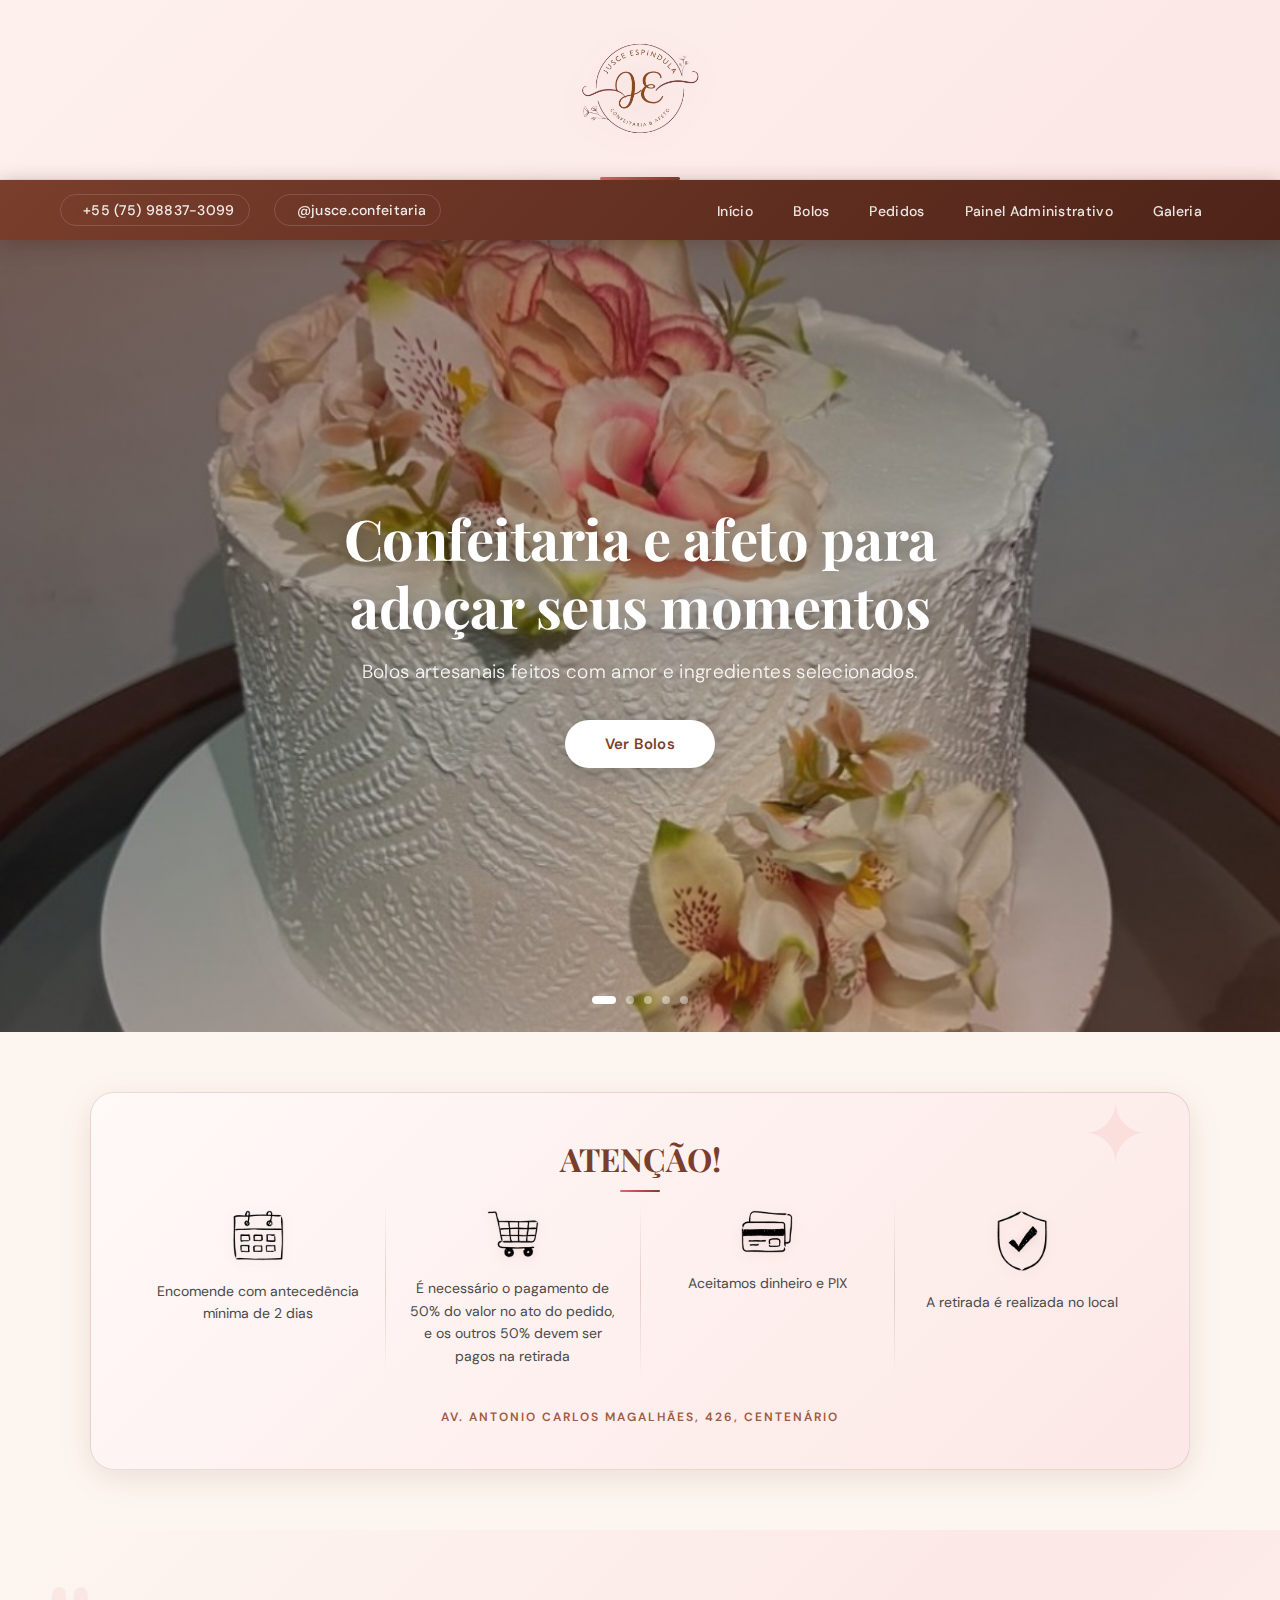
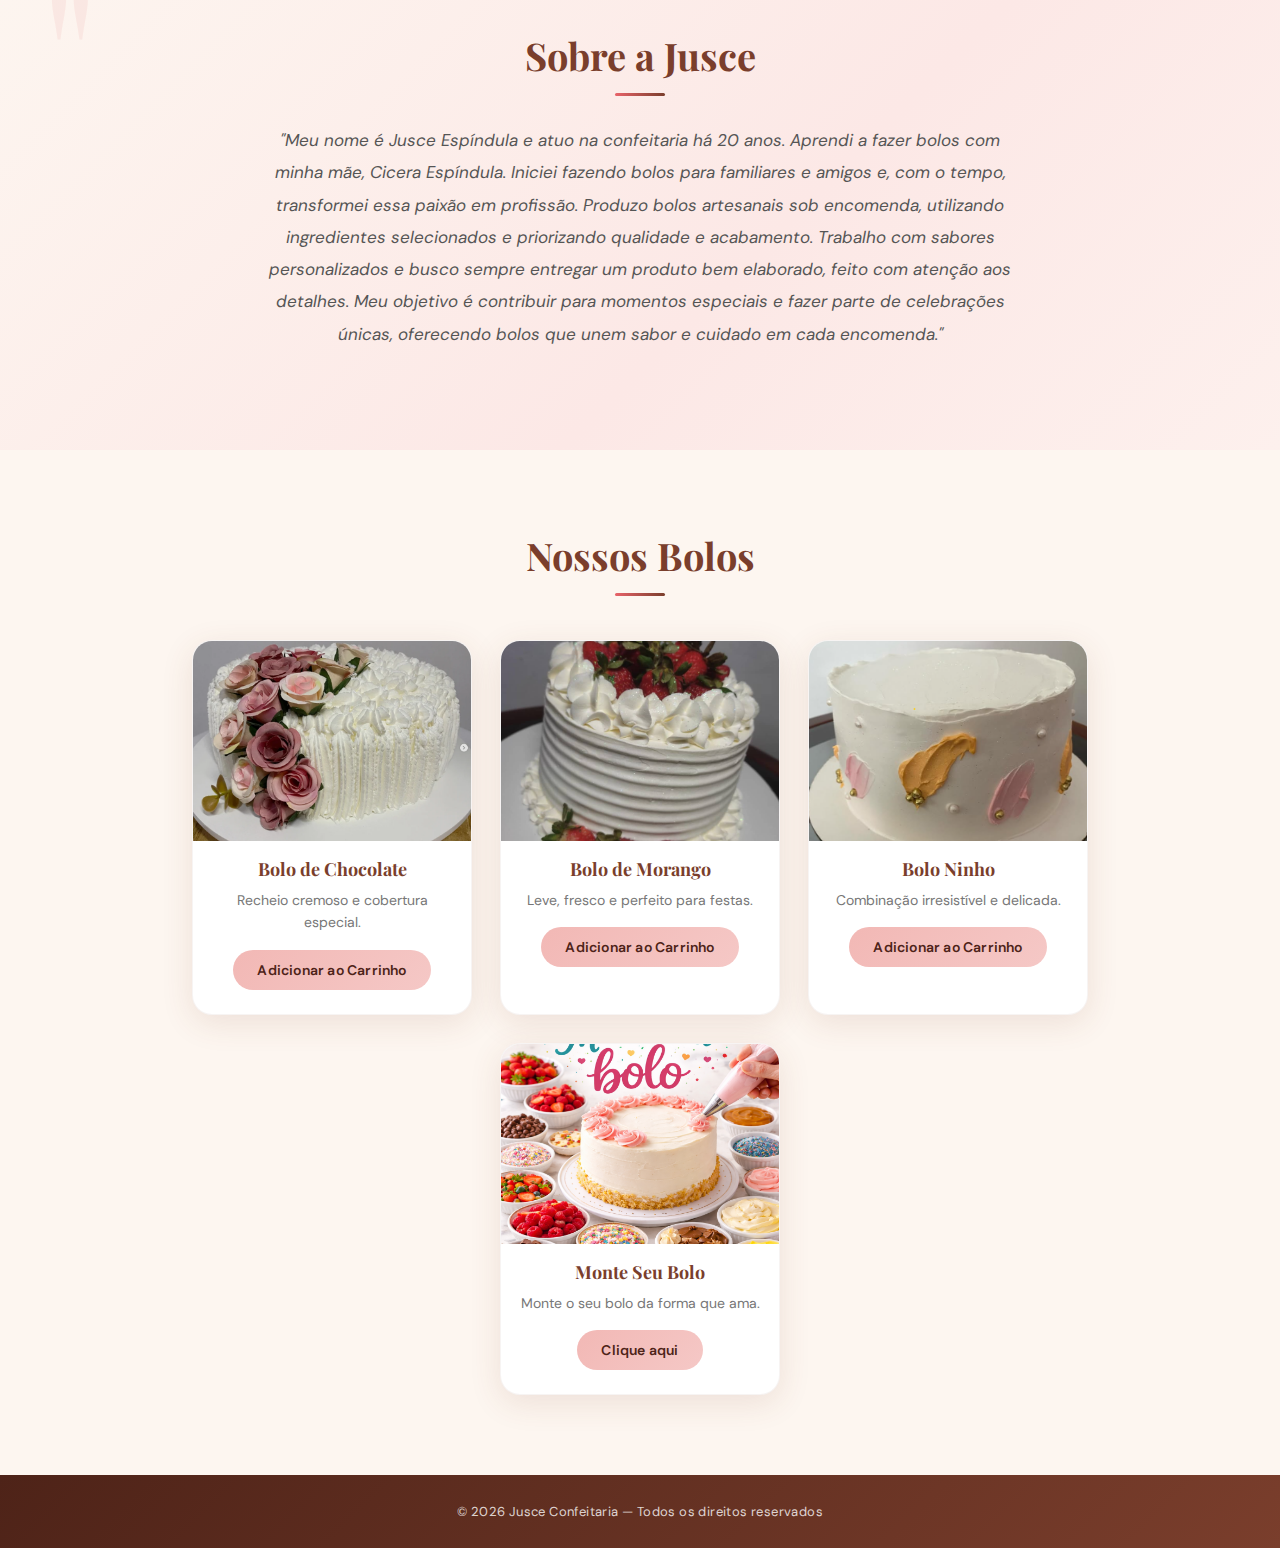
<file: index.html>
<!DOCTYPE html>
<html lang="pt-br">
<head>
  <meta charset="UTF-8" />
  <meta name="viewport" content="width=device-width, initial-scale=1.0" />
  <title>Jusce Confeitaria</title>

  <link href="https://cdn.lineicons.com/5.0/lineicons.css" rel="stylesheet" />
  <link rel="stylesheet" href="https://necolas.github.io/normalize.css/8.0.1/normalize.css" />
  <link rel="preconnect" href="https://fonts.googleapis.com">
  <link rel="preconnect" href="https://fonts.gstatic.com" crossorigin>
  <link href="https://fonts.googleapis.com/css2?family=Playfair+Display:ital,wght@0,400;0,600;0,700;1,400&family=DM+Sans:wght@300;400;500;600&display=swap" rel="stylesheet">
  <link rel="stylesheet" href="css/main.css" />
  <link rel="shortcut icon" href="images/logo_jusce_png.png" type="image/x-icon">
</head>

<body>

<header class="top-header">
  <div class="logo-area">
    <img src="images/logo_jusce_png.png" alt="Logo Jusce">
  </div>

  <div class="info-bar">
    <div class="contact">
      <a href="https://wa.me/5575988373099" target="_blank">
        <i class="lni lni-whatsapp"></i>
        +55 (75) 98837-3099
      </a>
      <a href="https://www.instagram.com/jusce.confeitaria/" target="_blank">
        <i class="lni lni-instagram"></i>
        @jusce.confeitaria
      </a>
    </div>

    <button class="menu-toggle" id="menuToggle" aria-label="Abrir menu" aria-expanded="false">
      <span class="bar"></span>
      <span class="bar"></span>
      <span class="bar"></span>
    </button>

    <nav id="navMenu">
      <ul>
        <li><a href="index.html">Início</a></li>
        <li><a href="#">Bolos</a></li>
        <li><a href="pedidos.html">Pedidos</a></li>
        <li><a href="admin.html">Painel Administrativo</a></li>
        <li><a href="galeria.html">Galeria</a></li>
      </ul>
    </nav>
    <div class="nav-overlay" id="navOverlay"></div>
  </div>
</header>

<main>

  <!-- HERO -->
  <section class="hero">
    <div class="slider-container">
      <div class="slider-track">
        <img src="images/imagem-1.jpg" alt="Bolo artesanal">
        <img src="images/imagem-2.jpg" alt="Bolo artesanal">
        <img src="images/imagem-3.jpg" alt="Bolo artesanal">
        <img src="images/imagem-4.jpg" alt="Bolo artesanal">
        <img src="images/imagem-5.jpg" alt="Bolo artesanal">
      </div>
    </div>

    <div class="hero-content">
      <h1>Confeitaria e afeto para adoçar seus momentos</h1>
      <p>Bolos artesanais feitos com amor e ingredientes selecionados.</p>
      <a href="#bolos" class="btn-primary">Ver Bolos</a>
    </div>

    <div class="slider-dots" id="sliderDots">
      <button class="dot active" data-index="0"></button>
      <button class="dot" data-index="1"></button>
      <button class="dot" data-index="2"></button>
      <button class="dot" data-index="3"></button>
      <button class="dot" data-index="4"></button>
    </div>
  </section>

  <!-- INFO BOX -->
  <section style="padding: 60px 20px;">
    <div class="info-box">
      <h2 class="titulo">ATENÇÃO!</h2>

      <div class="info-container">
        <div class="info-item">
          <img src="images/calendario.png" alt="Calendário">
          <p>Encomende com antecedência mínima de 2 dias</p>
        </div>

        <div class="divisor"></div>

        <div class="info-item">
          <img src="images/carrinho.png" alt="Carrinho">
          <p>É necessário o pagamento de 50% do valor no ato do pedido, e os outros 50% devem ser pagos na retirada</p>
        </div>

        <div class="divisor"></div>

        <div class="info-item">
          <img src="images/cartao.png" alt="Cartão">
          <p>Aceitamos dinheiro e PIX</p>
        </div>

        <div class="divisor"></div>

        <div class="info-item">
          <img src="images/verificado.png" alt="Verificado">
          <p>A retirada é realizada no local</p>
        </div>
      </div>

      <p class="endereco">AV. ANTONIO CARLOS MAGALHÃES, 426, CENTENÁRIO</p>
    </div>
  </section>

  <!-- SOBRE -->
  <section class="sobre">
    <div class="container">
      <h2>Sobre a Jusce</h2>
      <p>
        "Meu nome é Jusce Espíndula e atuo na confeitaria há 20 anos. Aprendi a fazer bolos com minha mãe, Cicera Espíndula. Iniciei fazendo bolos para familiares e amigos e, com o tempo, transformei essa paixão em profissão. Produzo bolos artesanais sob encomenda, utilizando ingredientes selecionados e priorizando qualidade e acabamento. Trabalho com sabores personalizados e busco sempre entregar um produto bem elaborado, feito com atenção aos detalhes. Meu objetivo é contribuir para momentos especiais e fazer parte de celebrações únicas, oferecendo bolos que unem sabor e cuidado em cada encomenda."
      </p>
    </div>
  </section>

  <!-- BOLOS -->
  <section class="bolos" id="bolos">
    <div class="container">
      <h2>Nossos Bolos</h2>

      <div class="cards">
        <div class="card">
          <img src="images/bolo_chocolate_placeholder.png" alt="Bolo Chocolate">
          <h3>Bolo de Chocolate</h3>
          <p>Recheio cremoso e cobertura especial.</p>
          <button class="btn-secondary"
            onclick="adicionarCarrinho('Bolo de Chocolate','Recheio cremoso e cobertura especial','images/bolo_chocolate_placeholder.png')">
            Adicionar ao Carrinho
          </button>
        </div>

        <div class="card">
          <img src="images/bolo_morango.png" alt="Bolo Morango">
          <h3>Bolo de Morango</h3>
          <p>Leve, fresco e perfeito para festas.</p>
          <button class="btn-secondary"
            onclick="adicionarCarrinho('Bolo de Morango','Leve, fresco e perfeito para festas','images/bolo_morango.png')">
            Adicionar ao Carrinho
          </button>
        </div>

        <div class="card">
          <img src="images/bolo_ninho.png" alt="Bolo Ninho">
          <h3>Bolo Ninho</h3>
          <p>Combinação irresistível e delicada.</p>
          <button class="btn-secondary"
            onclick="adicionarCarrinho('Bolo Ninho','Combinação irresistível e delicada','images/bolo_ninho.png')">
            Adicionar ao Carrinho
          </button>
        </div>

        <div class="card">
          <img src="images/monte_seu_bolo.png" alt="Monte seu bolo">
          <h3>Monte Seu Bolo</h3>
          <p>Monte o seu bolo da forma que ama.</p>
          <button class="btn-secondary" onclick="abrirMontador()">
            Clique aqui
          </button>
        </div>
      </div>
    </div>
  </section>

  <!-- MONTADOR -->
  <section class="montador-overlay" id="montadorOverlay">
    <div class="montador-box">
      <span class="fechar" onclick="fecharMontador()">×</span>
      <h2>Monte Seu Bolo 🎂</h2>

      <div class="opcao">
        <h3>Massa</h3>
        <button onclick="selecionar(this)">Chocolate</button>
        <button onclick="selecionar(this)">Baunilha</button>
        <button onclick="selecionar(this)">Red Velvet</button>
      </div>

      <div class="opcao">
        <h3>Recheio</h3>
        <button onclick="selecionar(this)">Ninho</button>
        <button onclick="selecionar(this)">Morango</button>
        <button onclick="selecionar(this)">Brigadeiro</button>
      </div>

      <div class="opcao">
        <h3>Cobertura</h3>
        <button onclick="selecionar(this)">Ganache</button>
        <button onclick="selecionar(this)">Chantilly</button>
        <button onclick="selecionar(this)">Buttercream</button>
      </div>

      <button class="btn-login" style="margin-top: 24px;">
        Finalizar Pedido
      </button>
    </div>
  </section>

</main>

<footer>
  <p>© 2026 Jusce Confeitaria — Todos os direitos reservados</p>
</footer>

<script src="js/script.js"></script>
</body>
</html>
</file>
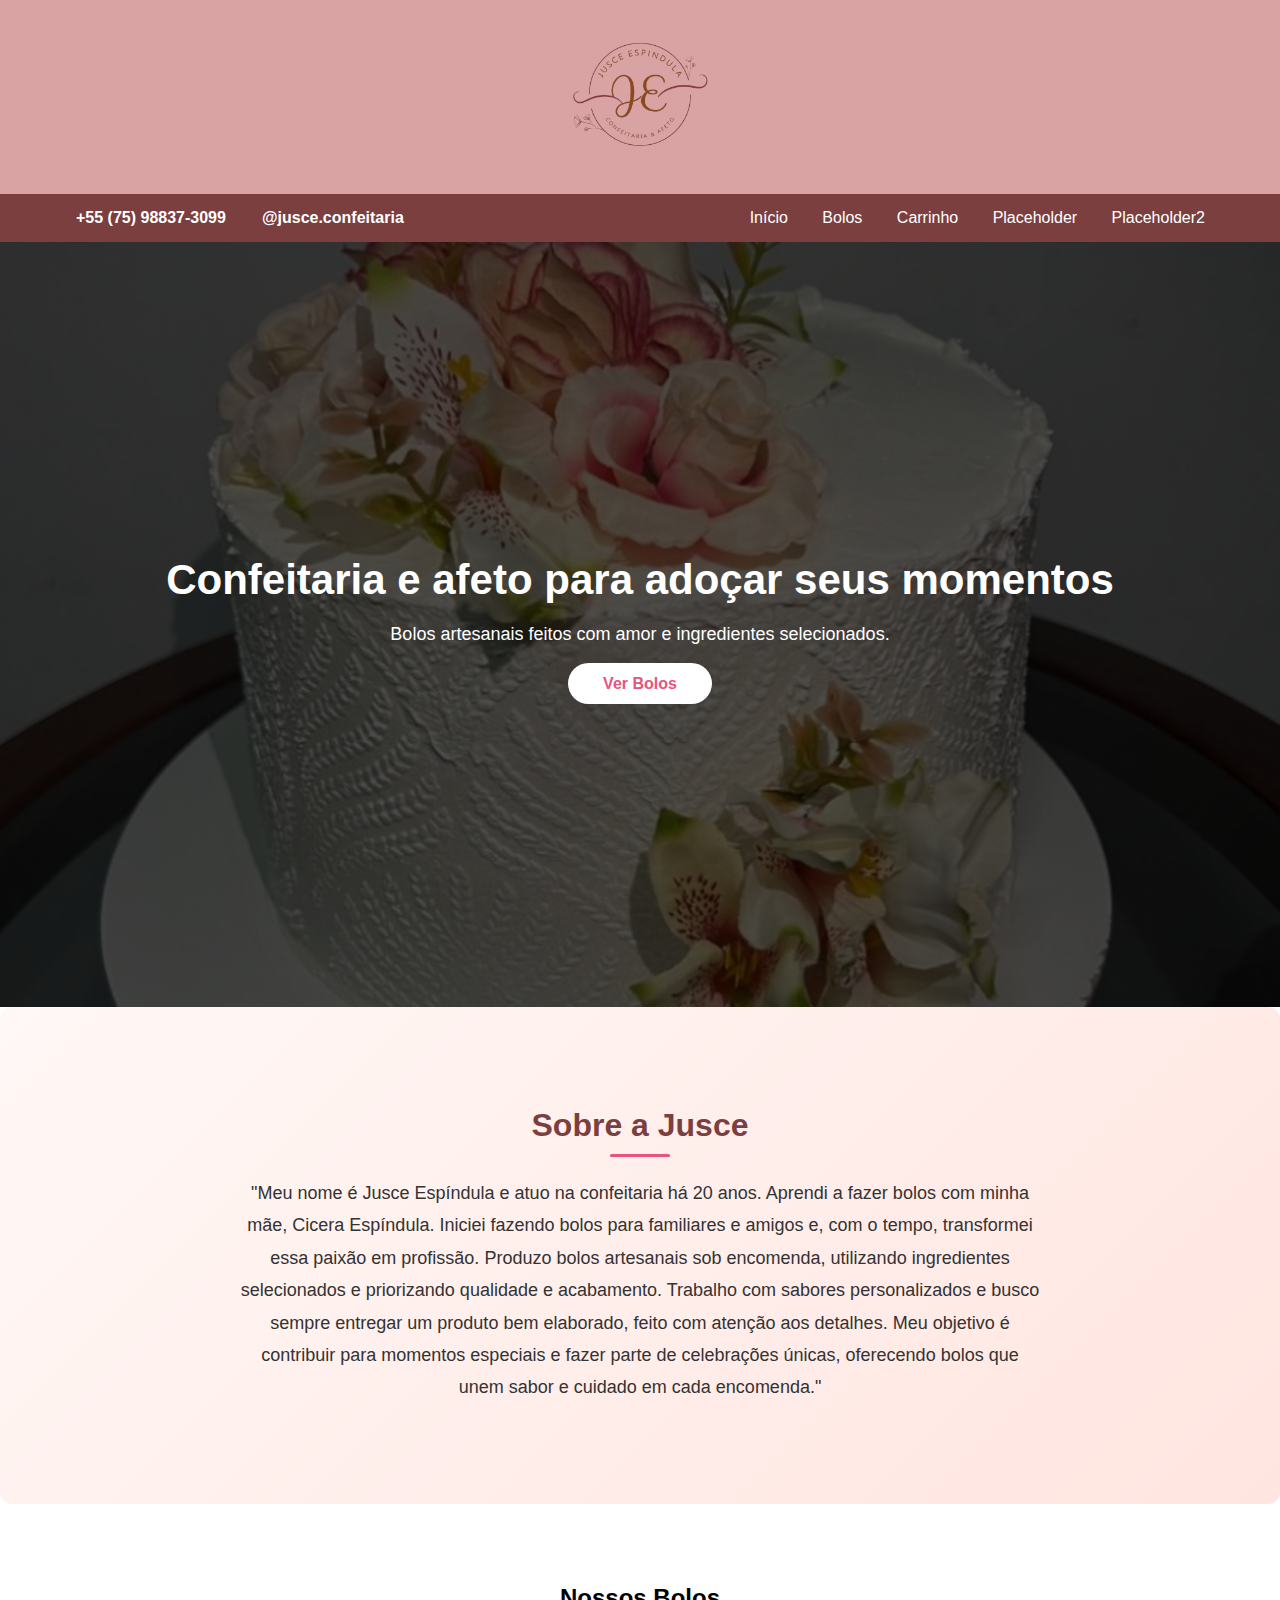
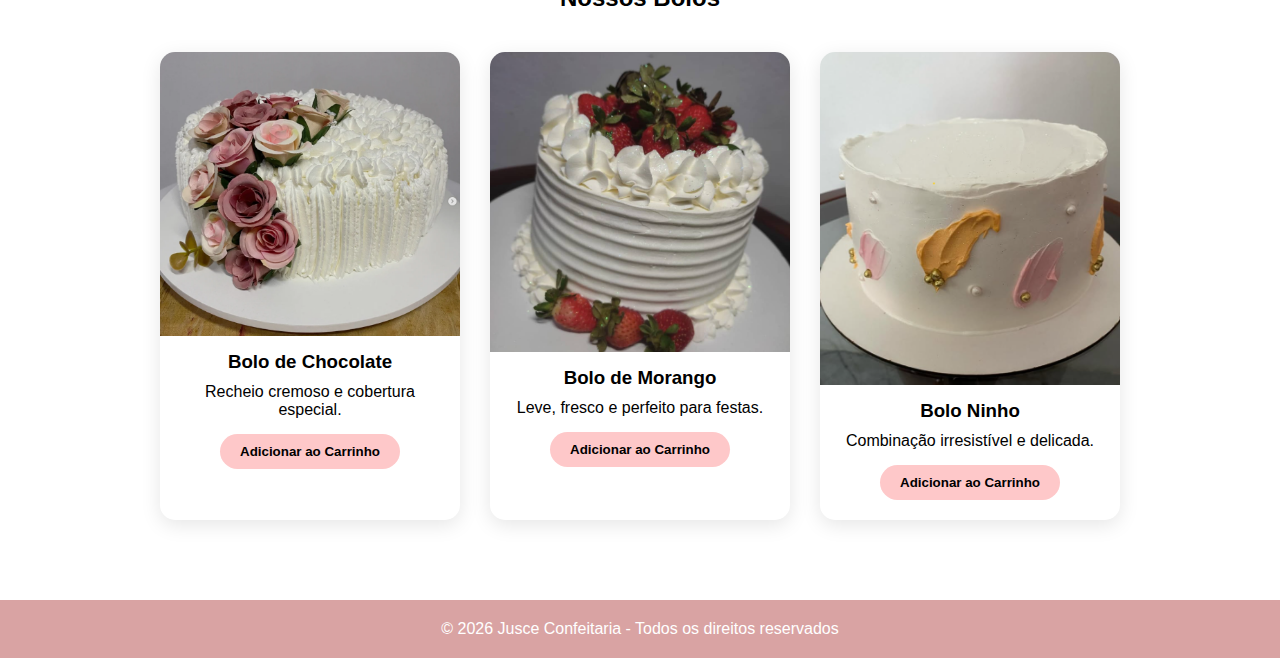
<file: frontend/index.html>
<!DOCTYPE html>
<html lang="pt-br">
<head>
    <meta charset="UTF-8" />
    <meta name="viewport" content="width=device-width, initial-scale=1.0" />
    <title>Jusce Confeitaria</title>

    <link href="https://cdn.lineicons.com/5.0/lineicons.css" rel="stylesheet" />
    <link rel="stylesheet" href="https://necolas.github.io/normalize.css/8.0.1/normalize.css" />

    <link rel="stylesheet" href="css/main.css" />
    <link rel="shortcut icon" href="images/logo_jusce_png.png" type="image/x-icon">
</head>

<body>

<!-- HEADER -->
<header class="top-header">

    <div class="logo-area">
        <img src="images/logo_jusce_png.png" alt="Logo Jusce">
    </div>

    <div class="info-bar">
        <div class="contact">
            <a href="https://wa.me/5575988373099" target="_blank">
                <i class="lni lni-whatsapp"></i>
                +55 (75) 98837-3099
            </a>
            <a href="https://www.instagram.com/jusce.confeitaria/" target="_blank">
                <i class="lni lni-instagram"></i>
                @jusce.confeitaria
            </a>
        </div>

        <nav>
            <ul>
                <li><a href="#">Início</a></li>
                <li><a href="#">Bolos</a></li>
                <li><a href="#">Carrinho</a></li>
                <li><a href="#">Placeholder</a></li>
                <li><a href="#">Placeholder2</a></li>
            </ul>
        </nav>
    </div>

</header>

<!-- HERO -->
<section class="hero">

    <div class="slider-container">
        <div class="slider-track">
            <img src="images/imagem-1.jpg">
            <img src="images/imagem-2.jpg">
            <img src="images/imagem-3.jpg">
            <img src="images/imagem-4.jpg">
            <img src="images/imagem-5.jpg">
            
        </div>
    </div>

    <div class="hero-content">
        <h1>Confeitaria e afeto para adoçar seus momentos</h1>
        <p>Bolos artesanais feitos com amor e ingredientes selecionados.</p>
        <a href="#" class="btn-primary">Ver Bolos</a>
    </div>

</section>

<!-- SOBRE -->
<section class="sobre">
    <div class="container">
        <h2>Sobre a Jusce</h2>
        <p>
            "Meu nome é Jusce Espíndula e atuo na confeitaria há 20 anos. Aprendi a fazer bolos com minha mãe, Cicera Espíndula. Iniciei fazendo bolos para familiares e amigos e, com o tempo, transformei essa paixão em profissão. Produzo bolos artesanais sob encomenda, utilizando ingredientes selecionados e priorizando qualidade e acabamento. Trabalho com sabores personalizados e busco sempre entregar um produto bem elaborado, feito com atenção aos detalhes. Meu objetivo é contribuir para momentos especiais e fazer parte de celebrações únicas, oferecendo bolos que unem sabor e cuidado em cada encomenda."
        </p>
    </div>
</section>

<!-- BOLOS -->
<section class="bolos">
    <div class="container">
        <h2>Nossos Bolos</h2>

        <div class="cards">

            <div class="card">
                <img src="images/bolo_chocolate_placeholder.png" alt="Bolo Chocolate">
                <h3>Bolo de Chocolate</h3>
                <p>Recheio cremoso e cobertura especial.</p>
                <button class="btn-secondary">Adicionar ao Carrinho</button>
            </div>

            <div class="card">
                <img src="images/bolo_morango.png" alt="Bolo Morango">
                <h3>Bolo de Morango</h3>
                <p>Leve, fresco e perfeito para festas.</p>
                <button class="btn-secondary">Adicionar ao Carrinho</button>
            </div>

            <div class="card">
                <img src="images/bolo_ninho.png" alt="Bolo Ninho">
                <h3>Bolo Ninho</h3>
                <p>Combinação irresistível e delicada.</p>
                <button class="btn-secondary">Adicionar ao Carrinho</button>
            </div>

        </div>
    </div>
</section>

<footer>
    <p>© 2026 Jusce Confeitaria - Todos os direitos reservados</p>
</footer>
    <script src="js/script.js"></script>
</body>

</html>
</file>
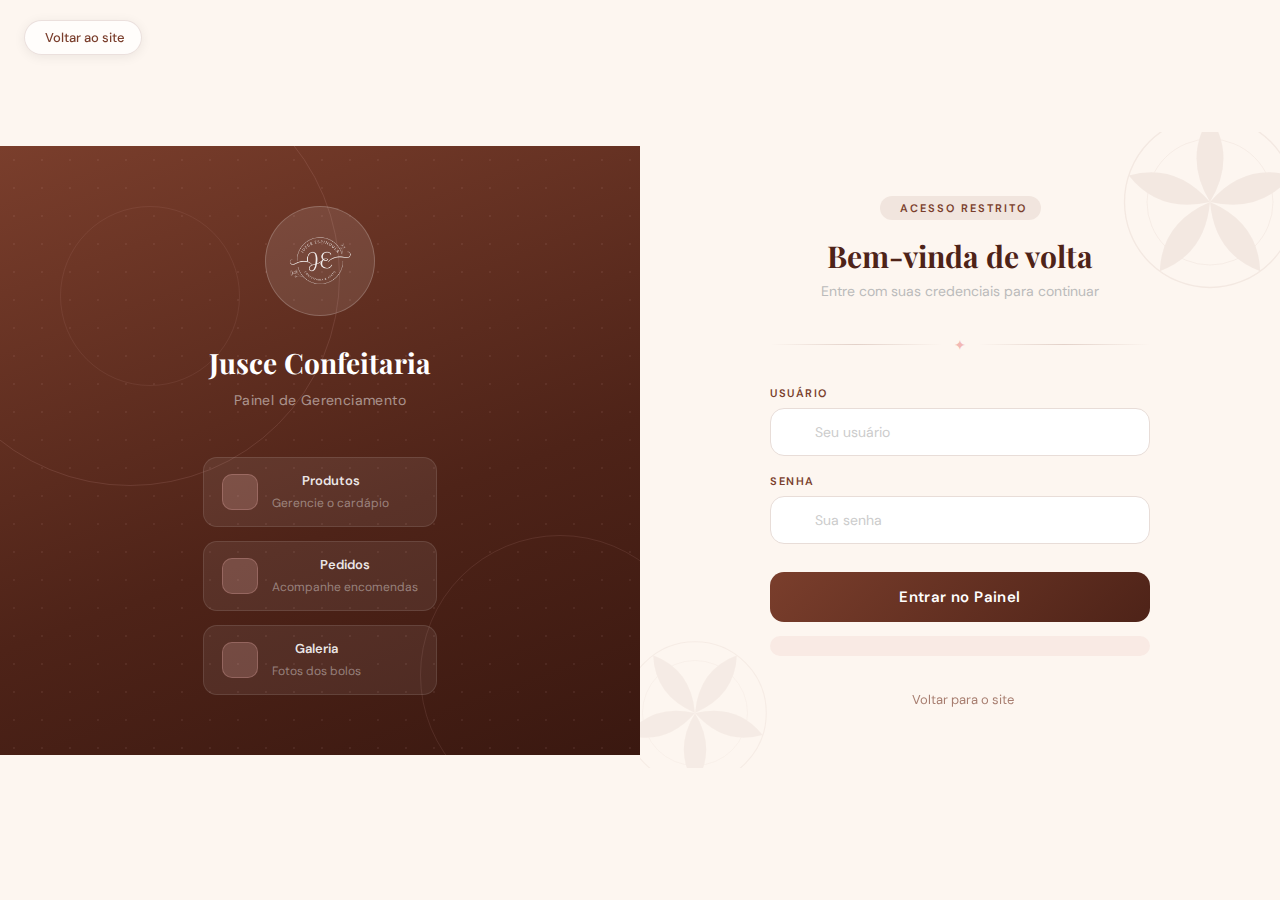
<file: admin.html>
<!DOCTYPE html>
<html lang="pt-br">
<head>
  <meta charset="UTF-8" />
  <meta name="viewport" content="width=device-width, initial-scale=1.0" />
  <title>Login - Jusce Confeitaria</title>

  <link href="https://cdn.lineicons.com/5.0/lineicons.css" rel="stylesheet" />
  <link rel="stylesheet" href="https://necolas.github.io/normalize.css/8.0.1/normalize.css" />
  <link rel="preconnect" href="https://fonts.googleapis.com">
  <link rel="preconnect" href="https://fonts.gstatic.com" crossorigin>
  <link href="https://fonts.googleapis.com/css2?family=Playfair+Display:ital,wght@0,400;0,600;0,700;1,400&family=DM+Sans:wght@300;400;500;600&display=swap" rel="stylesheet">
  <link rel="stylesheet" href="css/main.css" />
  <link rel="shortcut icon" href="images/logo_jusce_png.png" type="image/x-icon">

  <style>
    body { background: #fdf6f0; }

    .admin-login-page {
      min-height: 100vh;
      display: grid;
      grid-template-columns: 1fr 1fr;
      padding: 0;
      background: none;
    }

    /* ===== PAINEL ESQUERDO ===== */
    .login-left {
      background: linear-gradient(160deg, #7a3e2c 0%, #4e2318 60%, #3a1810 100%);
      display: flex;
      flex-direction: column;
      align-items: center;
      justify-content: center;
      padding: 60px 50px;
      position: relative;
      overflow: hidden;
    }

    .login-left::before {
      content: '';
      position: absolute;
      width: 420px;
      height: 420px;
      border-radius: 50%;
      border: 1.5px solid rgba(252,200,200,0.12);
      top: -80px;
      left: -80px;
    }

    .login-left::after {
      content: '';
      position: absolute;
      width: 280px;
      height: 280px;
      border-radius: 50%;
      border: 1.5px solid rgba(252,200,200,0.1);
      bottom: -60px;
      right: -60px;
    }

    .deco-circle-inner {
      position: absolute;
      width: 180px;
      height: 180px;
      border-radius: 50%;
      border: 1px solid rgba(252,200,200,0.08);
      top: 60px;
      left: 60px;
      pointer-events: none;
    }

    .deco-dots {
      position: absolute;
      top: 0; left: 0; right: 0; bottom: 0;
      background-image: radial-gradient(circle, rgba(252,200,200,0.07) 1px, transparent 1px);
      background-size: 28px 28px;
      pointer-events: none;
    }

    .login-brand {
      position: relative;
      z-index: 2;
      text-align: center;
    }

    .login-brand-logo {
      width: 110px;
      height: 110px;
      border-radius: 50%;
      background: rgba(255,255,255,0.1);
      border: 1.5px solid rgba(255,255,255,0.2);
      display: flex;
      align-items: center;
      justify-content: center;
      margin: 0 auto 28px;
    }

    .login-brand-logo img {
      width: 68px;
      height: 68px;
      object-fit: contain;
      filter: brightness(0) invert(1) opacity(0.9);
    }

    .login-brand h1 {
      font-family: 'Playfair Display', Georgia, serif;
      font-size: 28px;
      font-weight: 700;
      color: #fff;
      margin-bottom: 10px;
    }

    .login-brand p {
      font-size: 14px;
      color: rgba(255,255,255,0.5);
      letter-spacing: 0.4px;
      margin-bottom: 48px;
    }

    .deco-items {
      display: flex;
      flex-direction: column;
      gap: 14px;
      width: 100%;
      max-width: 260px;
    }

    .deco-item {
      display: flex;
      align-items: center;
      gap: 14px;
      background: rgba(255,255,255,0.07);
      border: 1px solid rgba(255,255,255,0.1);
      border-radius: 14px;
      padding: 14px 18px;
    }

    .deco-item-icon {
      width: 36px;
      height: 36px;
      border-radius: 10px;
      background: rgba(242,184,181,0.2);
      border: 1px solid rgba(242,184,181,0.25);
      display: flex;
      align-items: center;
      justify-content: center;
      flex-shrink: 0;
    }

    .deco-item-icon i {
      font-size: 16px;
      color: #f2b8b5;
    }

    .deco-item-text strong {
      display: block;
      font-size: 13px;
      font-weight: 600;
      color: rgba(255,255,255,0.9);
      margin-bottom: 2px;
    }

    .deco-item-text span {
      font-size: 12px;
      color: rgba(255,255,255,0.4);
    }

    /* ===== PAINEL DIREITO ===== */
    .login-right {
      display: flex;
      flex-direction: column;
      align-items: center;
      justify-content: center;
      padding: 60px 50px;
      background: #fdf6f0;
      position: relative;
      overflow: hidden;
    }

    .login-ornament {
      position: absolute;
      top: -20px;
      right: -20px;
      width: 180px;
      opacity: 0.07;
      pointer-events: none;
    }

    .login-ornament-bottom {
      position: absolute;
      bottom: -20px;
      left: -20px;
      width: 150px;
      opacity: 0.05;
      pointer-events: none;
      transform: rotate(180deg);
    }

    .login-form-wrapper {
      width: 100%;
      max-width: 380px;
      animation: fadeIn 0.7s ease both;
    }

    .login-form-header {
      text-align: center;
      margin-bottom: 36px;
    }

    .login-badge {
      display: inline-flex;
      align-items: center;
      gap: 6px;
      background: rgba(122,62,44,0.09);
      color: #7a3e2c;
      font-size: 11px;
      font-weight: 600;
      letter-spacing: 2px;
      text-transform: uppercase;
      padding: 5px 14px;
      border-radius: 50px;
      margin-bottom: 18px;
      font-family: 'DM Sans', sans-serif;
    }

    .login-badge i { font-size: 11px; }

    .login-form-header h2 {
      font-family: 'Playfair Display', Georgia, serif;
      font-size: 30px;
      font-weight: 700;
      color: #4e2318;
      margin-bottom: 8px;
      line-height: 1.2;
    }

    .login-form-header p {
      font-size: 14px;
      color: #bbb;
    }

    .divider-ornament {
      display: flex;
      align-items: center;
      gap: 12px;
      margin-bottom: 32px;
    }

    .divider-ornament::before,
    .divider-ornament::after {
      content: '';
      flex: 1;
      height: 1px;
      background: linear-gradient(90deg, transparent, rgba(122,62,44,0.2), transparent);
    }

    .divider-ornament span {
      font-size: 14px;
      color: #f2b8b5;
    }

    /* Campos */
    .input-group { position: relative; margin-bottom: 18px; }

    .input-label {
      display: block;
      font-size: 11px;
      font-weight: 600;
      letter-spacing: 1.5px;
      text-transform: uppercase;
      color: #7a3e2c;
      margin-bottom: 8px;
      font-family: 'DM Sans', sans-serif;
    }

    .input-group i.field-icon {
      position: absolute;
      left: 16px;
      bottom: 14px;
      color: #c4967a;
      font-size: 15px;
    }

    .input-group input {
      width: 100%;
      padding: 14px 44px;
      border-radius: 14px;
      border: 1.5px solid #e8ddd8;
      outline: none;
      font-family: 'DM Sans', sans-serif;
      font-size: 14px;
      background: #fff;
      color: #4e2318;
      transition: all 0.3s ease;
    }

    .input-group input:focus {
      border-color: #7a3e2c;
      box-shadow: 0 0 0 4px rgba(122,62,44,0.09);
    }

    .input-group input::placeholder { color: #ccc; }

    .toggle-password {
      position: absolute;
      right: 16px;
      bottom: 14px;
      cursor: pointer;
      color: #c4967a;
      font-size: 15px;
      transition: color 0.2s;
    }

    .toggle-password:hover { color: #7a3e2c; }

    .btn-login {
      width: 100%;
      padding: 15px;
      border: none;
      border-radius: 14px;
      background: linear-gradient(135deg, #7a3e2c 0%, #4e2318 100%);
      color: white;
      font-weight: 600;
      font-size: 15px;
      font-family: 'DM Sans', sans-serif;
      cursor: pointer;
      transition: all 0.35s ease;
      letter-spacing: 0.4px;
      margin-top: 10px;
    }

    .btn-login:hover {
      transform: translateY(-2px);
      box-shadow: 0 10px 28px rgba(78,35,24,0.35);
    }

    .btn-login:active { transform: translateY(0); }

    .login-form-footer {
      text-align: center;
      margin-top: 28px;
    }

    .login-form-footer a {
      font-size: 13px;
      color: #7a3e2c;
      text-decoration: none;
      display: inline-flex;
      align-items: center;
      gap: 6px;
      opacity: 0.65;
      transition: opacity 0.2s;
      font-family: 'DM Sans', sans-serif;
    }

    .login-form-footer a:hover { opacity: 1; }

    .erro-msg {
      margin-top: 14px;
      font-size: 13px;
      color: #c0392b;
      font-weight: 500;
      text-align: center;
      background: rgba(192,57,43,0.06);
      border-radius: 10px;
      padding: 10px 16px;
    }

    /* ===== BOTÃO VOLTAR FIXO ===== */
    .btn-voltar {
      position: fixed;
      top: 20px;
      left: 24px;
      z-index: 50;
      display: inline-flex;
      align-items: center;
      gap: 8px;
      text-decoration: none;
      background: rgba(255,255,255,0.75);
      backdrop-filter: blur(8px);
      border: 1px solid rgba(122,62,44,0.15);
      border-radius: 50px;
      padding: 8px 16px 8px 12px;
      font-size: 13px;
      color: #7a3e2c;
      font-family: 'DM Sans', sans-serif;
      font-weight: 500;
      transition: all 0.3s;
      box-shadow: 0 2px 12px rgba(0,0,0,0.07);
    }

    .btn-voltar:hover {
      background: rgba(255,255,255,0.95);
      box-shadow: 0 4px 20px rgba(0,0,0,0.12);
    }

    /* ===== RESPONSIVO ===== */
    @media (max-width: 820px) {
      .admin-login-page {
        grid-template-columns: 1fr;
        min-height: auto;
      }

      .login-left {
        padding: 60px 32px 44px;
        min-height: 280px;
      }

      .login-brand-logo { width: 80px; height: 80px; }
      .login-brand-logo img { width: 50px; height: 50px; }
      .login-brand h1 { font-size: 22px; }
      .login-brand p { margin-bottom: 24px; }

      .deco-items {
        flex-direction: row;
        flex-wrap: wrap;
        justify-content: center;
        gap: 10px;
        max-width: 100%;
      }

      .deco-item {
        flex: 1;
        min-width: 130px;
        padding: 10px 14px;
      }

      .login-right { padding: 48px 28px 56px; }
    }

    @media (max-width: 480px) {
      .deco-items { display: none; }
      .login-brand p { display: none; }
      .login-right { padding: 36px 20px 48px; }
      .login-form-header h2 { font-size: 24px; }
    }
  </style>
</head>

<body>

<a class="btn-voltar" href="index.html">
  <i class="lni lni-arrow-left" style="font-size:14px;"></i>
  Voltar ao site
</a>

<main class="admin-login-page">

  <!-- PAINEL ESQUERDO — decorativo -->
  <div class="login-left">
    <div class="deco-dots"></div>
    <div class="deco-circle-inner"></div>

    <div class="login-brand">
      <div class="login-brand-logo">
        <img src="images/logo_jusce_png.png" alt="Logo Jusce">
      </div>
      <h1>Jusce Confeitaria</h1>
      <p>Painel de Gerenciamento</p>

      <div class="deco-items">
        <div class="deco-item">
          <div class="deco-item-icon">
            <i class="lni lni-cake"></i>
          </div>
          <div class="deco-item-text">
            <strong>Produtos</strong>
            <span>Gerencie o cardápio</span>
          </div>
        </div>

        <div class="deco-item">
          <div class="deco-item-icon">
            <i class="lni lni-clipboard"></i>
          </div>
          <div class="deco-item-text">
            <strong>Pedidos</strong>
            <span>Acompanhe encomendas</span>
          </div>
        </div>

        <div class="deco-item">
          <div class="deco-item-icon">
            <i class="lni lni-image"></i>
          </div>
          <div class="deco-item-text">
            <strong>Galeria</strong>
            <span>Fotos dos bolos</span>
          </div>
        </div>
      </div>
    </div>
  </div>

  <!-- PAINEL DIREITO — formulário -->
  <div class="login-right">

    <!-- Ornamentos decorativos -->
    <svg class="login-ornament" viewBox="0 0 200 200" fill="none" xmlns="http://www.w3.org/2000/svg">
      <circle cx="100" cy="100" r="95" stroke="#7a3e2c" stroke-width="1.5"/>
      <circle cx="100" cy="100" r="70" stroke="#7a3e2c" stroke-width="0.8"/>
      <path d="M100 5 Q130 50 100 100 Q70 50 100 5Z" fill="#7a3e2c"/>
      <path d="M100 5 Q130 50 100 100 Q70 50 100 5Z" fill="#7a3e2c" transform="rotate(72 100 100)"/>
      <path d="M100 5 Q130 50 100 100 Q70 50 100 5Z" fill="#7a3e2c" transform="rotate(144 100 100)"/>
      <path d="M100 5 Q130 50 100 100 Q70 50 100 5Z" fill="#7a3e2c" transform="rotate(216 100 100)"/>
      <path d="M100 5 Q130 50 100 100 Q70 50 100 5Z" fill="#7a3e2c" transform="rotate(288 100 100)"/>
    </svg>

    <svg class="login-ornament-bottom" viewBox="0 0 200 200" fill="none" xmlns="http://www.w3.org/2000/svg">
      <circle cx="100" cy="100" r="95" stroke="#7a3e2c" stroke-width="1.5"/>
      <circle cx="100" cy="100" r="70" stroke="#7a3e2c" stroke-width="0.8"/>
      <path d="M100 5 Q130 50 100 100 Q70 50 100 5Z" fill="#7a3e2c"/>
      <path d="M100 5 Q130 50 100 100 Q70 50 100 5Z" fill="#7a3e2c" transform="rotate(72 100 100)"/>
      <path d="M100 5 Q130 50 100 100 Q70 50 100 5Z" fill="#7a3e2c" transform="rotate(144 100 100)"/>
      <path d="M100 5 Q130 50 100 100 Q70 50 100 5Z" fill="#7a3e2c" transform="rotate(216 100 100)"/>
      <path d="M100 5 Q130 50 100 100 Q70 50 100 5Z" fill="#7a3e2c" transform="rotate(288 100 100)"/>
    </svg>

    <div class="login-form-wrapper">

      <div class="login-form-header">
        <div class="login-badge">
          <i class="lni lni-lock-alt"></i>
          Acesso restrito
        </div>
        <h2>Bem-vinda de volta</h2>
        <p>Entre com suas credenciais para continuar</p>
      </div>

      <div class="divider-ornament">
        <span>✦</span>
      </div>

      <form id="loginForm">
        <div class="input-group">
          <label class="input-label">Usuário</label>
          <i class="lni lni-user field-icon"></i>
          <input type="text" id="usuario" placeholder="Seu usuário" required>
        </div>

        <div class="input-group">
          <label class="input-label">Senha</label>
          <i class="lni lni-lock field-icon"></i>
          <input type="password" id="senha" placeholder="Sua senha" required>
          <span class="toggle-password" id="togglePassword">
            <i class="lni lni-eye"></i>
          </span>
        </div>

        <button type="submit" class="btn-login">Entrar no Painel</button>
      </form>

      <p id="erro" class="erro-msg"></p>

      <div class="login-form-footer">
        <a href="index.html">
          <i class="lni lni-home"></i>
          Voltar para o site
        </a>
      </div>

    </div>
  </div>

</main>

<script src="js/script.js"></script>
</body>
</html>
</file>
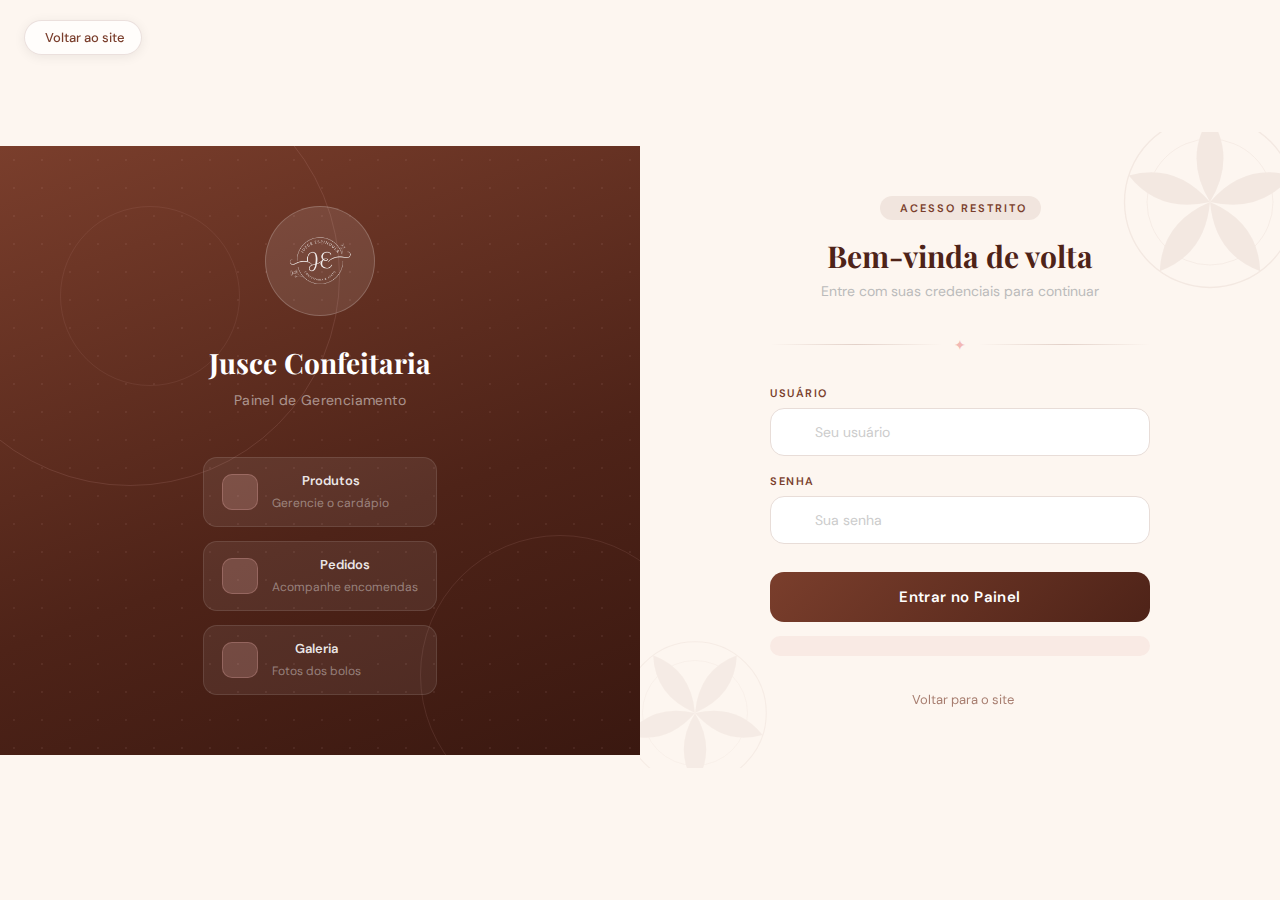
<file: dashboard.html>
<!DOCTYPE html>
<html lang="pt-br">
<head>
  <meta charset="UTF-8" />
  <meta name="viewport" content="width=device-width, initial-scale=1.0" />
  <title>Painel Administrativo - Jusce Confeitaria</title>

  <link href="https://cdn.lineicons.com/5.0/lineicons.css" rel="stylesheet" />
  <link rel="stylesheet" href="https://necolas.github.io/normalize.css/8.0.1/normalize.css" />
  <link rel="preconnect" href="https://fonts.googleapis.com">
  <link rel="preconnect" href="https://fonts.gstatic.com" crossorigin>
  <link href="https://fonts.googleapis.com/css2?family=Playfair+Display:ital,wght@0,400;0,600;0,700;1,400&family=DM+Sans:wght@300;400;500;600&display=swap" rel="stylesheet">
  <link rel="stylesheet" href="css/main.css" />
  <link rel="shortcut icon" href="images/logo_jusce_png.png" type="image/x-icon">
</head>

<body>

<header class="top-header">
  <div class="logo-area">
    <img src="images/logo_jusce_png.png" alt="Logo Jusce">
  </div>

  <div class="info-bar">
    <div class="contact">
      <a href="https://wa.me/5575988373099" target="_blank">
        <i class="lni lni-whatsapp"></i>
        +55 (75) 98837-3099
      </a>
      <a href="https://www.instagram.com/jusce.confeitaria/" target="_blank">
        <i class="lni lni-instagram"></i>
        @jusce.confeitaria
      </a>
    </div>

    <button class="menu-toggle" id="menuToggle">
      <span class="bar"></span>
      <span class="bar"></span>
      <span class="bar"></span>
    </button>

    <nav id="navMenu">
      <ul>
        <li><a href="index.html">Início</a></li>
        <li><a href="#">Bolos</a></li>
        <li><a href="pedidos.html">Pedidos</a></li>
        <li><a href="galeria.html">Galeria</a></li>
      </ul>
    </nav>
    <div class="nav-overlay" id="navOverlay"></div>
  </div>
</header>

<main>
  <section class="container" style="padding: 80px 20px;">
    <h2 class="titulo">Painel Administrativo</h2>
    <p style="color: #999; margin-top: 8px; font-size: 14px; margin-bottom: 0;">Gerencie os produtos da Jusce Confeitaria</p>

    <div class="cards">

      <div class="card" style="padding: 32px 24px 28px; width: 260px;">
        <i class="lni lni-plus" style="font-size: 36px; color: #a05a3e; display: block; margin-bottom: 16px;"></i>
        <h3>Adicionar Produto</h3>
        <p>Cadastrar novos bolos ou doces no site.</p>
        <button class="btn-secondary">Adicionar</button>
      </div>

      <div class="card" style="padding: 32px 24px 28px; width: 260px;">
        <i class="lni lni-pencil" style="font-size: 36px; color: #a05a3e; display: block; margin-bottom: 16px;"></i>
        <h3>Editar Produto</h3>
        <p>Alterar informações de produtos existentes.</p>
        <button class="btn-secondary">Editar</button>
      </div>

      <div class="card" style="padding: 32px 24px 28px; width: 260px;">
        <i class="lni lni-trash" style="font-size: 36px; color: #a05a3e; display: block; margin-bottom: 16px;"></i>
        <h3>Remover Produto</h3>
        <p>Excluir produtos do catálogo.</p>
        <button class="btn-secondary">Remover</button>
      </div>

    </div>

    <div style="text-align: center; margin-top: 48px;">
      <button class="btn-secondary" id="logout" style="padding: 12px 32px;">
        <i class="lni lni-exit" style="margin-right: 6px;"></i> Sair do Painel
      </button>
    </div>
  </section>
</main>

<footer>
  <p>© 2026 Jusce Confeitaria — Todos os direitos reservados</p>
</footer>

<script src="js/script.js"></script>
</body>
</html>
</file>
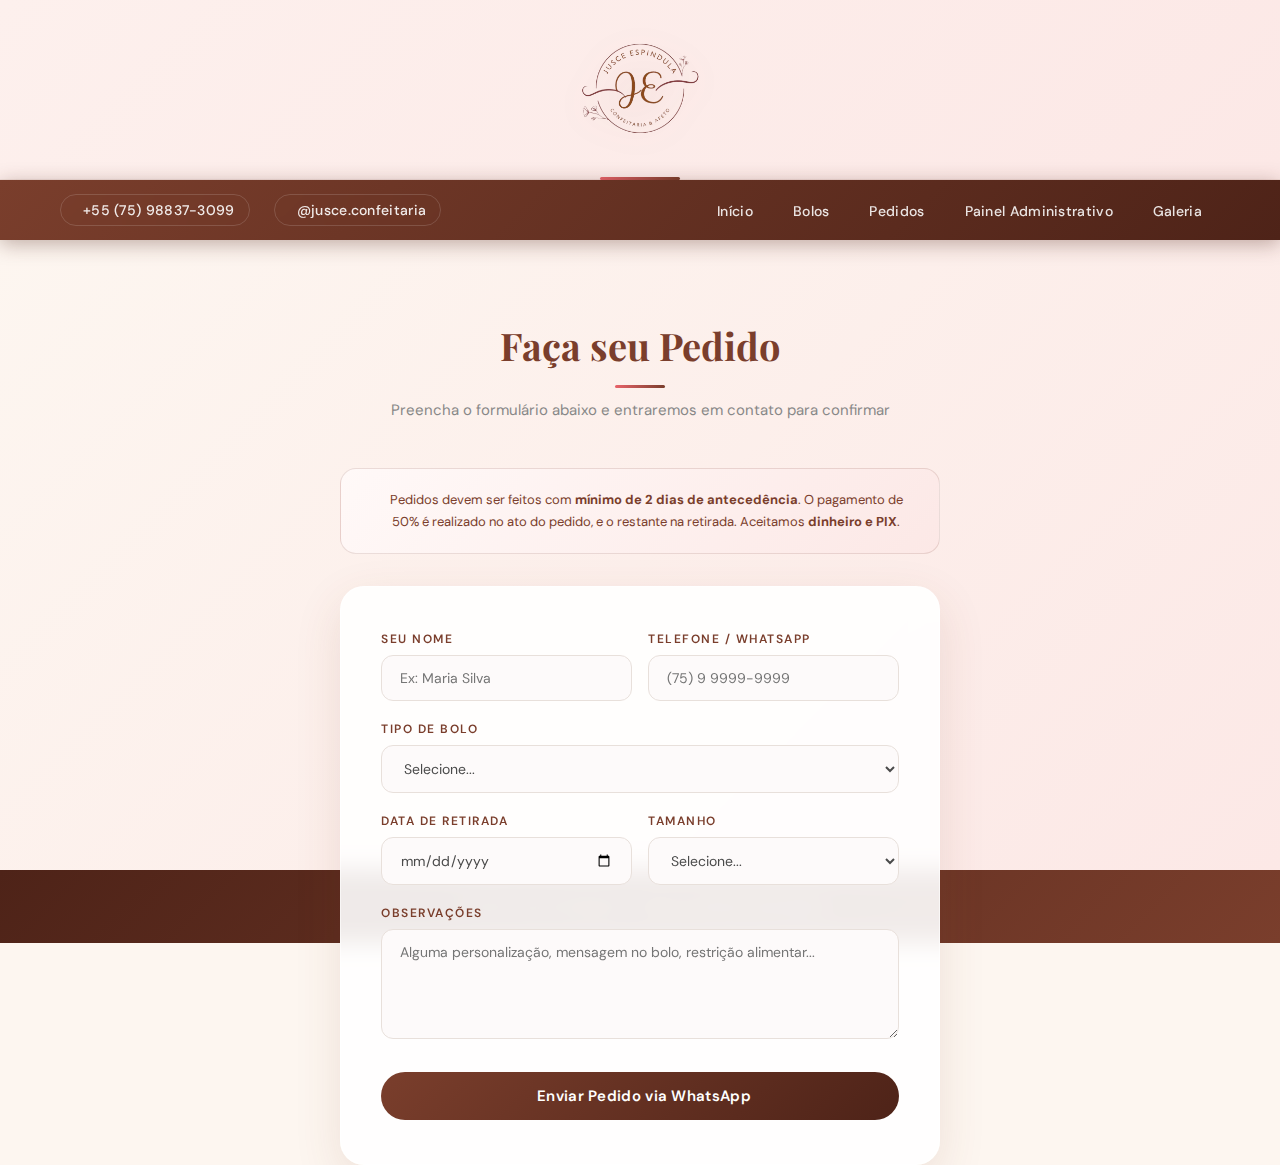
<file: pedidos.html>
<!DOCTYPE html>
<html lang="pt-br">
<head>
  <meta charset="UTF-8" />
  <meta name="viewport" content="width=device-width, initial-scale=1.0" />
  <title>Pedidos - Jusce Confeitaria</title>

  <link href="https://cdn.lineicons.com/5.0/lineicons.css" rel="stylesheet" />
  <link rel="stylesheet" href="https://necolas.github.io/normalize.css/8.0.1/normalize.css" />
  <link rel="preconnect" href="https://fonts.googleapis.com">
  <link rel="preconnect" href="https://fonts.gstatic.com" crossorigin>
  <link href="https://fonts.googleapis.com/css2?family=Playfair+Display:ital,wght@0,400;0,600;0,700;1,400&family=DM+Sans:wght@300;400;500;600&display=swap" rel="stylesheet">
  <link rel="stylesheet" href="css/main.css" />
  <link rel="shortcut icon" href="images/logo_jusce_png.png" type="image/x-icon">

  <style>
    .pedidos-page {
      background: linear-gradient(135deg, #fdf6f0 0%, #fce8e6 100%);
      min-height: 70vh;
      padding: 80px 20px;
    }

    .pedidos-page h2 {
      font-family: 'Playfair Display', Georgia, serif;
      font-size: clamp(26px, 4vw, 38px);
      color: var(--marrom);
      margin-bottom: 12px;
    }

    .pedidos-page h2::after {
      content: '';
      display: block;
      width: 50px;
      height: 3px;
      background: linear-gradient(90deg, var(--rosa-vibrante), var(--marrom));
      margin: 14px auto 0;
      border-radius: 2px;
    }

    .pedidos-page > .container > p {
      color: #888;
      font-size: 15px;
      margin-bottom: 48px;
    }

    .pedido-form {
      background: rgba(255,255,255,0.9);
      backdrop-filter: blur(12px);
      border-radius: 24px;
      padding: 44px 40px;
      max-width: 600px;
      margin: 0 auto;
      box-shadow: 0 16px 48px rgba(122,62,44,0.12);
      border: 1px solid rgba(255,255,255,0.6);
      text-align: left;
    }

    .form-group {
      margin-bottom: 20px;
    }

    .form-group label {
      display: block;
      font-size: 12px;
      font-weight: 600;
      letter-spacing: 1.5px;
      text-transform: uppercase;
      color: var(--marrom);
      margin-bottom: 8px;
    }

    .form-group input,
    .form-group select,
    .form-group textarea {
      width: 100%;
      padding: 13px 18px;
      border-radius: 12px;
      border: 1.5px solid #e8e0db;
      outline: none;
      font-family: 'DM Sans', sans-serif;
      font-size: 14px;
      background: #fdfafa;
      color: var(--cinza-texto);
      transition: all 0.3s ease;
    }

    .form-group input:focus,
    .form-group select:focus,
    .form-group textarea:focus {
      border-color: var(--marrom);
      background: #fff;
      box-shadow: 0 0 0 4px rgba(122,62,44,0.08);
    }

    .form-group textarea {
      resize: vertical;
      min-height: 110px;
    }

    .form-group select {
      cursor: pointer;
    }

    .form-row {
      display: flex;
      gap: 16px;
    }

    .form-row .form-group {
      flex: 1;
    }

    .btn-pedido {
      width: 100%;
      padding: 14px;
      border: none;
      border-radius: 50px;
      background: linear-gradient(135deg, var(--marrom), var(--marrom-escuro));
      color: white;
      font-weight: 600;
      font-size: 15px;
      font-family: 'DM Sans', sans-serif;
      cursor: pointer;
      transition: all 0.35s ease;
      letter-spacing: 0.3px;
      margin-top: 8px;
    }

    .btn-pedido:hover {
      background: linear-gradient(135deg, var(--marrom-claro), var(--marrom));
      transform: translateY(-2px);
      box-shadow: 0 8px 24px rgba(122,62,44,0.35);
    }

    .aviso-pedido {
      background: linear-gradient(135deg, #fff9f8, #fce8e6);
      border: 1.5px solid rgba(122,62,44,0.15);
      border-radius: 16px;
      padding: 20px 24px;
      margin-bottom: 32px;
      font-size: 13px;
      color: var(--marrom);
      line-height: 1.7;
      display: flex;
      align-items: flex-start;
      gap: 12px;
      max-width: 600px;
      margin: 0 auto 32px;
    }

    .aviso-pedido i {
      font-size: 20px;
      flex-shrink: 0;
      margin-top: 1px;
    }

    @media (max-width: 600px) {
      .pedido-form { padding: 28px 20px; }
      .form-row { flex-direction: column; gap: 0; }
    }
  </style>
</head>

<body>

<header class="top-header">
  <div class="logo-area">
    <img src="images/logo_jusce_png.png" alt="Logo Jusce">
  </div>

  <div class="info-bar">
    <div class="contact">
      <a href="https://wa.me/5575988373099" target="_blank">
        <i class="lni lni-whatsapp"></i>
        +55 (75) 98837-3099
      </a>
      <a href="https://www.instagram.com/jusce.confeitaria/" target="_blank">
        <i class="lni lni-instagram"></i>
        @jusce.confeitaria
      </a>
    </div>

    <button class="menu-toggle" id="menuToggle" aria-label="Abrir menu" aria-expanded="false">
      <span class="bar"></span>
      <span class="bar"></span>
      <span class="bar"></span>
    </button>

    <nav id="navMenu">
      <ul>
        <li><a href="index.html">Início</a></li>
        <li><a href="#">Bolos</a></li>
        <li><a href="pedidos.html">Pedidos</a></li>
        <li><a href="admin.html">Painel Administrativo</a></li>
        <li><a href="galeria.html">Galeria</a></li>
      </ul>
    </nav>
    <div class="nav-overlay" id="navOverlay"></div>
  </div>
</header>

<main class="pedidos-page">
  <div class="container" style="text-align: center;">
    <h2>Faça seu Pedido</h2>
    <p>Preencha o formulário abaixo e entraremos em contato para confirmar</p>

    <div class="aviso-pedido">
      <i class="lni lni-information"></i>
      <span>Pedidos devem ser feitos com <strong>mínimo de 2 dias de antecedência</strong>. O pagamento de 50% é realizado no ato do pedido, e o restante na retirada. Aceitamos <strong>dinheiro e PIX</strong>.</span>
    </div>

    <div class="pedido-form">
      <div class="form-row">
        <div class="form-group">
          <label>Seu nome</label>
          <input type="text" placeholder="Ex: Maria Silva" />
        </div>
        <div class="form-group">
          <label>Telefone / WhatsApp</label>
          <input type="tel" placeholder="(75) 9 9999-9999" />
        </div>
      </div>

      <div class="form-group">
        <label>Tipo de bolo</label>
        <select>
          <option value="">Selecione...</option>
          <option>Bolo de Chocolate</option>
          <option>Bolo de Morango</option>
          <option>Bolo Ninho</option>
          <option>Monte seu bolo (personalizado)</option>
        </select>
      </div>

      <div class="form-row">
        <div class="form-group">
          <label>Data de retirada</label>
          <input type="date" />
        </div>
        <div class="form-group">
          <label>Tamanho</label>
          <select>
            <option value="">Selecione...</option>
            <option>Pequeno (10 fatias)</option>
            <option>Médio (20 fatias)</option>
            <option>Grande (30 fatias)</option>
          </select>
        </div>
      </div>

      <div class="form-group">
        <label>Observações</label>
        <textarea placeholder="Alguma personalização, mensagem no bolo, restrição alimentar..."></textarea>
      </div>

      <button class="btn-pedido">
        <i class="lni lni-whatsapp" style="margin-right: 8px;"></i>
        Enviar Pedido via WhatsApp
      </button>
    </div>
  </div>
</main>

<footer>
  <p>© 2026 Jusce Confeitaria — Todos os direitos reservados</p>
</footer>

<script src="js/script.js"></script>
</body>
</html>
</file>
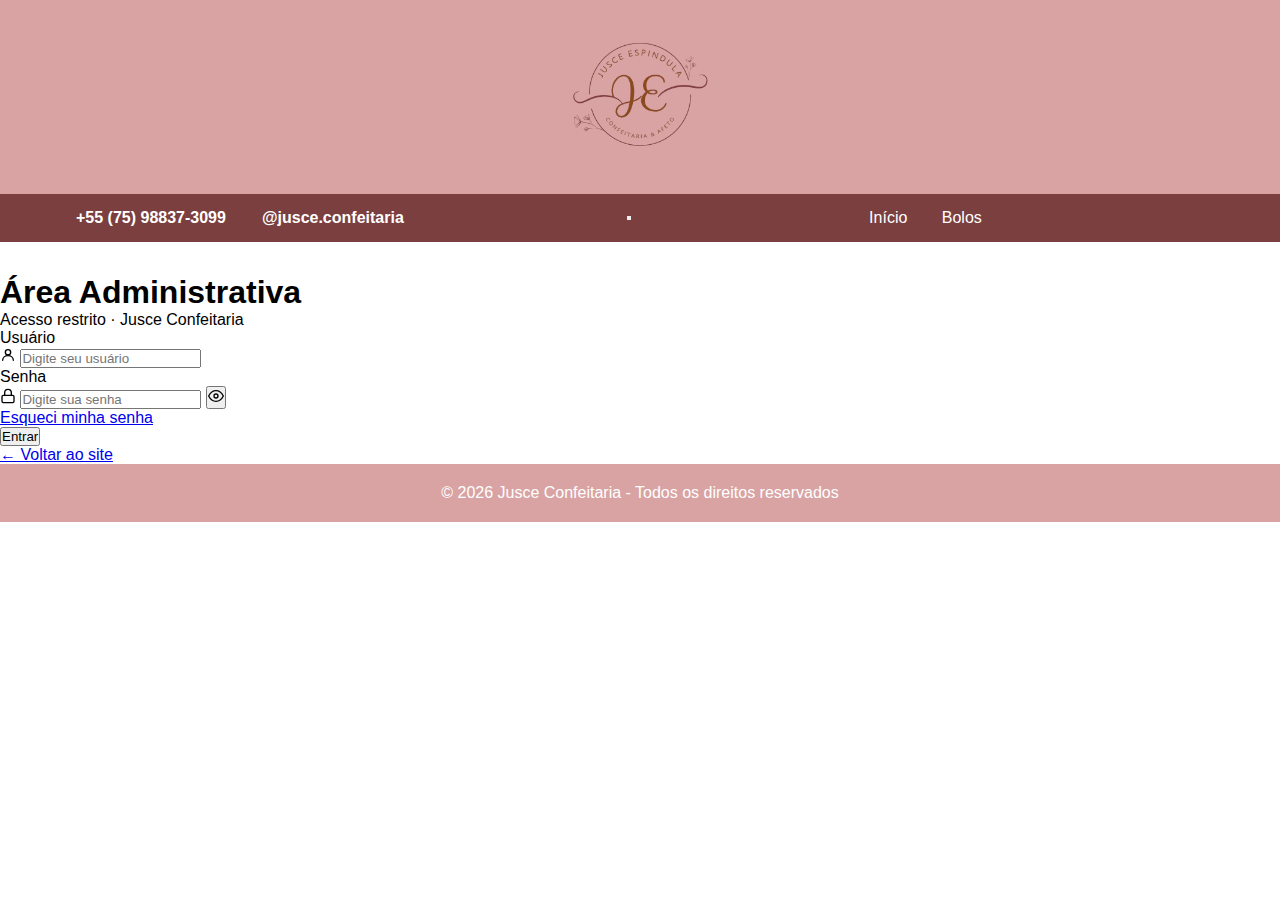
<file: frontend/admin.html>
<!DOCTYPE html>
<html lang="pt-br">
<head>
  <meta charset="UTF-8" />
  <meta name="viewport" content="width=device-width, initial-scale=1.0" />
  <title>Login - Jusce Confeitaria</title>

  <link href="https://cdn.lineicons.com/5.0/lineicons.css" rel="stylesheet" />
  <link rel="stylesheet" href="https://necolas.github.io/normalize.css/8.0.1/normalize.css" />
  <link rel="stylesheet" href="css/main.css" />
  <link rel="shortcut icon" href="images/logo_jusce_png.png" type="image/x-icon">
  <!-- Tipografia aprimorada -->
  <link href="https://fonts.googleapis.com/css2?family=Playfair+Display:wght@500;600&family=DM+Sans:wght@400;500;600&display=swap" rel="stylesheet">
</head>

<body>

<header class="top-header">
  <div class="logo-area">
    <img src="images/logo_jusce_png.png" alt="Logo Jusce Confeitaria">
  </div>
  <div class="info-bar">
    <div class="contact">
      <a href="https://wa.me/5575988373099" target="_blank">
        <i class="lni lni-whatsapp"></i>
        +55 (75) 98837-3099
      </a>
      <a href="https://www.instagram.com/jusce.confeitaria/" target="_blank">
        <i class="lni lni-instagram"></i>
        @jusce.confeitaria
      </a>
    </div>
    <button class="menu-toggle" id="menuToggle" aria-label="Abrir menu" aria-expanded="false">
      <span class="bar"></span>
      <span class="bar"></span>
      <span class="bar"></span>
    </button>
    <nav id="navMenu">
      <ul>
        <li><a href="index.html">Início</a></li>
        <li><a href="bolos.html">Bolos</a></li>
      </ul>
    </nav>
    <div class="nav-overlay" id="navOverlay"></div>
  </div>
</header>

<main class="admin-login-page">
  <div class="login-card-v2">

    <!-- Ícone de cadeado -->
    <div class="lcv2-icon-wrap" aria-hidden="true">
      <svg viewBox="0 0 24 24" fill="none" stroke="#fff" stroke-width="2.2"
           stroke-linecap="round" stroke-linejoin="round" width="28" height="28">
        <rect x="3" y="11" width="18" height="11" rx="2"/>
        <path d="M7 11V7a5 5 0 0 1 10 0v4"/>
      </svg>
    </div>

    <h1 class="lcv2-title">Área Administrativa</h1>
    <p class="lcv2-sub">Acesso restrito · Jusce Confeitaria</p>

    <form id="loginForm" novalidate>

      <!-- Campo usuário -->
      <div class="lcv2-field">
        <label class="lcv2-label" for="usuario">Usuário</label>
        <div class="lcv2-input-wrap">
          <span class="lcv2-icon" aria-hidden="true">
            <svg width="16" height="16" viewBox="0 0 24 24" fill="none"
                 stroke="currentColor" stroke-width="2"
                 stroke-linecap="round" stroke-linejoin="round">
              <circle cx="12" cy="8" r="4"/>
              <path d="M4 20c0-4 3.6-7 8-7s8 3 8 7"/>
            </svg>
          </span>
          <input class="lcv2-input" type="text" id="usuario"
                 name="usuario" autocomplete="username"
                 placeholder="Digite seu usuário"
                 required aria-required="true" />
        </div>
      </div>

      <!-- Campo senha -->
      <div class="lcv2-field">
        <label class="lcv2-label" for="senha">Senha</label>
        <div class="lcv2-input-wrap">
          <span class="lcv2-icon" aria-hidden="true">
            <svg width="16" height="16" viewBox="0 0 24 24" fill="none"
                 stroke="currentColor" stroke-width="2"
                 stroke-linecap="round" stroke-linejoin="round">
              <rect x="3" y="11" width="18" height="11" rx="2"/>
              <path d="M7 11V7a5 5 0 0 1 10 0v4"/>
            </svg>
          </span>
          <input class="lcv2-input" type="password" id="senha"
                 name="senha" autocomplete="current-password"
                 placeholder="Digite sua senha"
                 required aria-required="true" />
          <button type="button" class="lcv2-toggle-pw"
                  id="togglePassword" aria-label="Mostrar senha">
            <svg id="eyeIcon" width="16" height="16" viewBox="0 0 24 24"
                 fill="none" stroke="currentColor" stroke-width="2"
                 stroke-linecap="round" stroke-linejoin="round">
              <path d="M1 12s4-8 11-8 11 8 11 8-4 8-11 8-11-8-11-8z"/>
              <circle cx="12" cy="12" r="3"/>
            </svg>
          </button>
        </div>
      </div>

      <!-- Esqueci senha -->
      <div class="lcv2-forgot">
        <a href="#">Esqueci minha senha</a>
      </div>

      <!-- Botão entrar -->
      <button type="submit" class="lcv2-btn" id="btnEntrar">
        <span class="lcv2-spinner" aria-hidden="true"></span>
        <span class="lcv2-btn-text">Entrar</span>
      </button>

      <!-- Mensagem de erro -->
      <div class="lcv2-error" id="erro" role="alert" aria-live="polite"></div>

    </form>

    <div class="lcv2-divider"></div>
    <p class="lcv2-back"><a href="index.html">&#8592; Voltar ao site</a></p>
  </div>
</main>

<footer>
  <p>© 2026 Jusce Confeitaria - Todos os direitos reservados</p>
</footer>

<script src="js/script.js"></script>
</body>
</html>
</file>
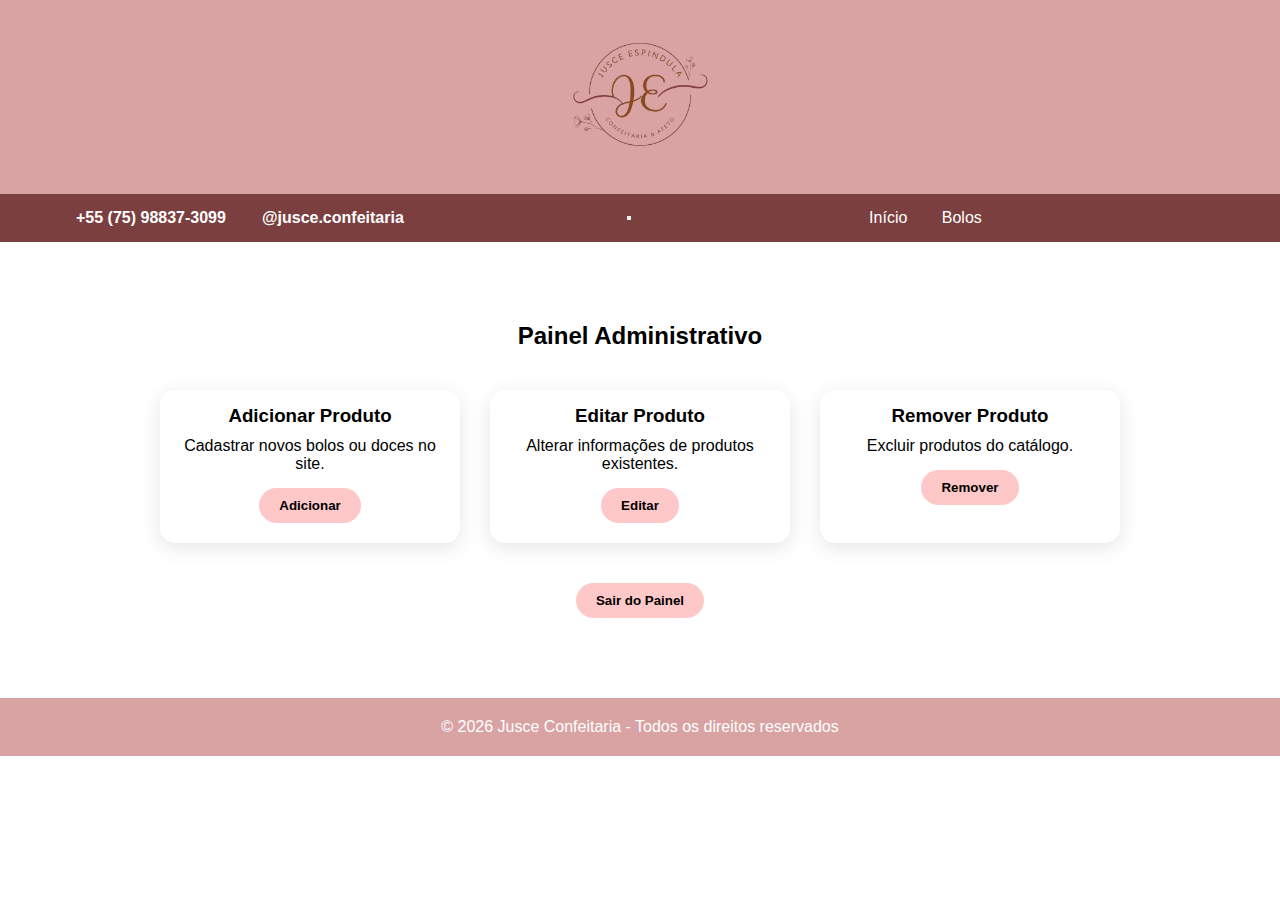
<file: frontend/dashboard.html>
<!DOCTYPE html>
<html lang="pt-br">
<head>
  <meta charset="UTF-8" />
  <meta name="viewport" content="width=device-width, initial-scale=1.0" />
  <title>Painel Administrativo - Jusce Confeitaria</title>

  <link href="https://cdn.lineicons.com/5.0/lineicons.css" rel="stylesheet" />
  <link rel="stylesheet" href="https://necolas.github.io/normalize.css/8.0.1/normalize.css" />
  <link rel="stylesheet" href="css/main.css" />
  <link rel="shortcut icon" href="images/logo_jusce_png.png" type="image/x-icon">
</head>

<body>

<header class="top-header">
  <div class="logo-area">
    <img src="images/logo_jusce_png.png" alt="Logo Jusce">
  </div>

  <div class="info-bar">
    <div class="contact">
      <a href="https://wa.me/5575988373099" target="_blank">
        <i class="lni lni-whatsapp"></i>
        +55 (75) 98837-3099
      </a>
      <a href="https://www.instagram.com/jusce.confeitaria/" target="_blank">
        <i class="lni lni-instagram"></i>
        @jusce.confeitaria
      </a>
    </div>

    <button class="menu-toggle" id="menuToggle">
      <span class="bar"></span>
      <span class="bar"></span>
      <span class="bar"></span>
    </button>

    <nav id="navMenu">
      <ul>
        <li><a href="index.html">Início</a></li>
        <li><a href="bolos.html">Bolos</a></li>
      </ul>
    </nav>

    <div class="nav-overlay" id="navOverlay"></div>
  </div>
</header>

<!-- ================= DASHBOARD ================= -->

<main>

<section class="container">

<h2 class="titulo">Painel Administrativo</h2>

<div class="cards">

<div class="card">
<i class="lni lni-plus" style="font-size:40px; margin-top:20px;"></i>
<h3>Adicionar Produto</h3>
<p>Cadastrar novos bolos ou doces no site.</p>
<button class="btn-secondary">Adicionar</button>
</div>

<div class="card">
<i class="lni lni-pencil" style="font-size:40px; margin-top:20px;"></i>
<h3>Editar Produto</h3>
<p>Alterar informações de produtos existentes.</p>
<button class="btn-secondary">Editar</button>
</div>

<div class="card">
<i class="lni lni-trash" style="font-size:40px; margin-top:20px;"></i>
<h3>Remover Produto</h3>
<p>Excluir produtos do catálogo.</p>
<button class="btn-secondary">Remover</button>
</div>

</div>

<div style="text-align:center; margin-top:40px;">
<button class="btn-secondary" id="logout">Sair do Painel</button>
</div>

</section>

</main>

<footer>
  <p>© 2026 Jusce Confeitaria - Todos os direitos reservados</p>
</footer>

<script src="js/script.js"></script>
</body>
</html>
</file>
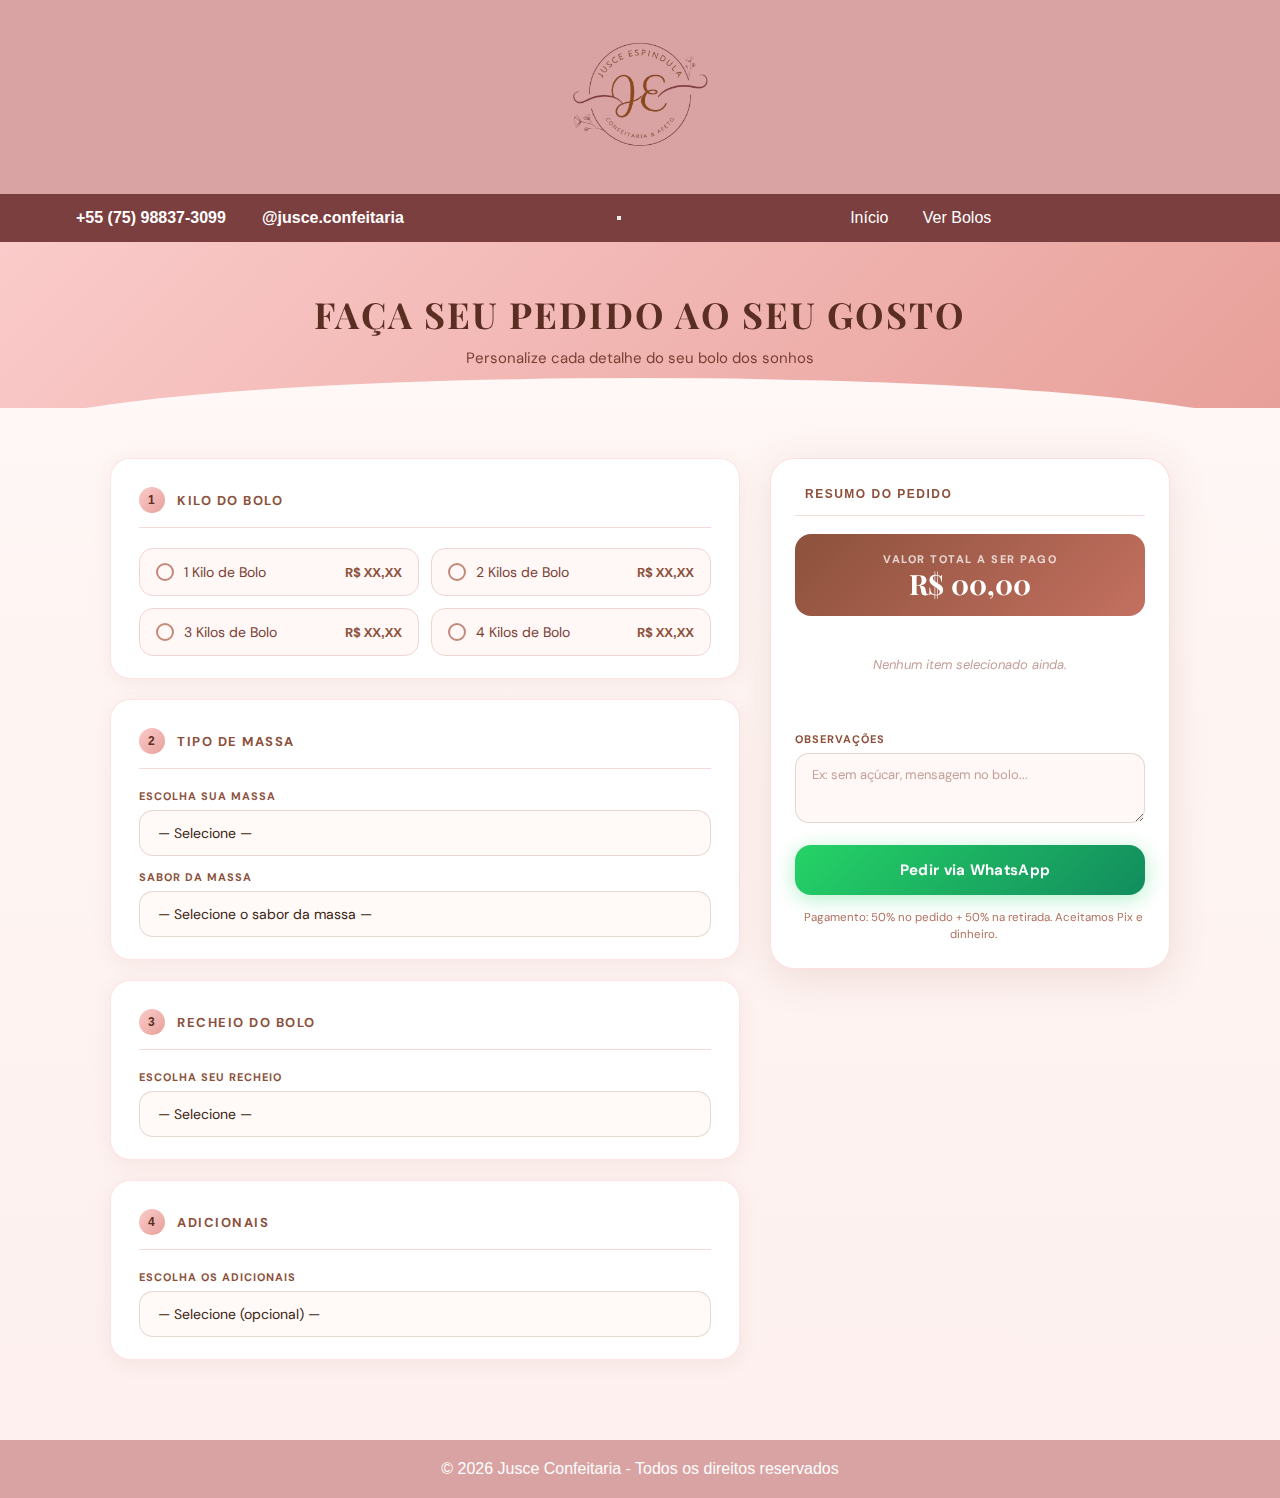
<file: frontend/pedidos.html>
<!DOCTYPE html>
<html lang="pt-br">
<head>
  <meta charset="UTF-8" />
  <meta name="viewport" content="width=device-width, initial-scale=1.0" />
  <title>Fazer Pedido — Jusce Confeitaria</title>

  <link href="https://cdn.lineicons.com/5.0/lineicons.css" rel="stylesheet" />
  <link rel="stylesheet" href="https://necolas.github.io/normalize.css/8.0.1/normalize.css" />
  <link href="https://fonts.googleapis.com/css2?family=Playfair+Display:wght@500;600;700&family=DM+Sans:wght@400;500;600&display=swap" rel="stylesheet" />
  <link rel="stylesheet" href="css/main.css" />
  <link rel="stylesheet" href="css/pedidos.css" />
  <link rel="shortcut icon" href="images/logo_jusce_png.png" type="image/x-icon">
</head>

<body>

<!-- ========== HEADER ========== -->
<header class="top-header">
  <div class="logo-area">
    <img src="images/logo_jusce_png.png" alt="Logo Jusce">
  </div>
  <div class="info-bar">
    <div class="contact">
      <a href="https://wa.me/5575988373099" target="_blank">
        <i class="lni lni-whatsapp"></i>
        +55 (75) 98837-3099
      </a>
      <a href="https://www.instagram.com/jusce.confeitaria/" target="_blank">
        <i class="lni lni-instagram"></i>
        @jusce.confeitaria
      </a>
    </div>
    <button class="menu-toggle" id="menuToggle" aria-label="Abrir menu" aria-expanded="false">
      <span class="bar"></span><span class="bar"></span><span class="bar"></span>
    </button>
    <nav id="navMenu">
      <ul>
        <li><a href="index.html">Início</a></li>
        <li><a href="bolos.html">Ver Bolos</a></li>
      </ul>
    </nav>
    <div class="nav-overlay" id="navOverlay"></div>
  </div>
</header>

<!-- ========== MAIN ========== -->
<main class="pedido-main">

  <div class="pedido-hero">
    <h1>Faça seu pedido ao seu gosto</h1>
    <p>Personalize cada detalhe do seu bolo dos sonhos</p>
  </div>

  <div class="pedido-wrapper">

    <!-- ===== COLUNA ESQUERDA: FORMULÁRIO ===== -->
    <div class="pedido-form-col">

      <!-- KILO DO BOLO -->
      <div class="pedido-section">
        <h2 class="pedido-section-title">
          <span class="step-badge">1</span>
          Kilo do Bolo
        </h2>

        <div class="kilo-grid" id="kiloGrid">
          <label class="kilo-card">
            <input type="radio" name="kilo" value="1" data-preco="0">
            <span class="kilo-dot"></span>
            <span class="kilo-label">1 Kilo de Bolo</span>
            <span class="kilo-price">R$ <span class="kilo-price-val">XX,XX</span></span>
          </label>
          <label class="kilo-card">
            <input type="radio" name="kilo" value="2" data-preco="0">
            <span class="kilo-dot"></span>
            <span class="kilo-label">2 Kilos de Bolo</span>
            <span class="kilo-price">R$ <span class="kilo-price-val">XX,XX</span></span>
          </label>
          <label class="kilo-card">
            <input type="radio" name="kilo" value="3" data-preco="0">
            <span class="kilo-dot"></span>
            <span class="kilo-label">3 Kilos de Bolo</span>
            <span class="kilo-price">R$ <span class="kilo-price-val">XX,XX</span></span>
          </label>
          <label class="kilo-card">
            <input type="radio" name="kilo" value="4" data-preco="0">
            <span class="kilo-dot"></span>
            <span class="kilo-label">4 Kilos de Bolo</span>
            <span class="kilo-price">R$ <span class="kilo-price-val">XX,XX</span></span>
          </label>
        </div>
      </div>

      <!-- TIPO DE MASSA -->
      <div class="pedido-section">
        <h2 class="pedido-section-title">
          <span class="step-badge">2</span>
          Tipo de Massa
        </h2>

        <div class="select-wrapper">
          <label class="select-label">Escolha sua massa</label>
          <div class="custom-select-wrap">
            <select id="tipoMassa" class="custom-select">
              <option value="">— Selecione —</option>
              <option value="Branca">Branca</option>
              <option value="Chocolate">Chocolate</option>
            </select>
            <i class="lni lni-chevron-down select-arrow"></i>
          </div>
        </div>

        <div class="select-wrapper" style="margin-top: 14px;">
          <label class="select-label">Sabor da Massa</label>
          <div class="custom-select-wrap">
            <select id="saborMassa" class="custom-select">
              <option value="">— Selecione o sabor da massa —</option>
              <option value="Baunilha">Baunilha</option>
              <option value="Laranja">Laranja</option>
              <option value="Limão">Limão</option>
              <option value="Maracujá">Maracujá</option>
              <option value="Morango">Morango</option>
            </select>
            <i class="lni lni-chevron-down select-arrow"></i>
          </div>
        </div>
      </div>

      <!-- RECHEIO -->
      <div class="pedido-section">
        <h2 class="pedido-section-title">
          <span class="step-badge">3</span>
          Recheio do Bolo
        </h2>
        <div class="select-wrapper">
          <label class="select-label">Escolha seu recheio</label>
          <div class="custom-select-wrap">
            <select id="recheio" class="custom-select">
              <option value="">— Selecione —</option>
              <option value="Abacaxi">Abacaxi</option>
              <option value="Ameixa">Ameixa</option>
              <option value="Brigadeiro">Brigadeiro</option>
              <option value="Brigadeiro de Oreo">Brigadeiro de Oreo</option>
              <option value="Castanha">Castanha</option>
              <option value="Coco">Coco</option>
              <option value="Leite Ninho">Leite Ninho</option>
              <option value="Maracujá">Maracujá</option>
              <option value="Paçoca">Paçoca</option>
            </select>
            <i class="lni lni-chevron-down select-arrow"></i>
          </div>
        </div>
      </div>

      <!-- ADICIONAIS -->
      <div class="pedido-section">
        <h2 class="pedido-section-title">
          <span class="step-badge">4</span>
          Adicionais
        </h2>
        <div class="select-wrapper">
          <label class="select-label">Escolha os adicionais</label>
          <div class="custom-select-wrap">
            <select id="adicional" class="custom-select">
              <option value="">— Selecione (opcional) —</option>
              <option value="Crocante de amendoim">Crocante de amendoim</option>
              <option value="Geleia de morango">Geleia de morango</option>
              <option value="Nutella">Nutella</option>
              <option value="Pedaços de chocolate">Pedaços de chocolate</option>
              <option value="Pedaços de morango">Pedaços de morango</option>
              <option value="Pedaços de Oreo">Pedaços de Oreo</option>
              <option value="Pedaços de Oreo">KitKat</option>
            </select>
            <i class="lni lni-chevron-down select-arrow"></i>
          </div>
        </div>
      </div>

    </div><!-- /pedido-form-col -->

    <!-- ===== COLUNA DIREITA: RESUMO ===== -->
    <div class="pedido-summary-col">
      <div class="summary-card">

        <div class="summary-header">
          <i class="lni lni-cake"></i>
          <span>Resumo do Pedido</span>
        </div>

        <!-- Total em destaque -->
        <div class="summary-total-box">
          <span class="summary-total-label">Valor Total a Ser Pago</span>
          <span class="summary-total-value" id="totalDisplay">R$ 00,00</span>
        </div>

        <!-- Itens do resumo -->
        <div class="summary-items" id="summaryItems">
          <p class="summary-empty">Nenhum item selecionado ainda.</p>
        </div>

        <!-- Observações -->
        <div class="summary-obs">
          <label class="select-label" for="observacoes">Observações</label>
          <textarea id="observacoes" class="obs-textarea" placeholder="Ex: sem açúcar, mensagem no bolo..."></textarea>
        </div>

        <!-- Botão pedir -->
        <button class="btn-pedir" id="btnPedir" onclick="enviarPedido()">
          <i class="lni lni-whatsapp"></i>
          Pedir via WhatsApp
        </button>

        <p class="summary-info">
          <i class="lni lni-information"></i>
          Pagamento: 50% no pedido + 50% na retirada. Aceitamos Pix e dinheiro.
        </p>

      </div>
    </div><!-- /pedido-summary-col -->

  </div><!-- /pedido-wrapper -->

</main>

<footer>
  <p>© 2026 Jusce Confeitaria - Todos os direitos reservados</p>
</footer>

<script src="js/script.js"></script>
<script src="js/pedidos.js"></script>

</body>
</html>
</file>
<file: css/main.css>
/* ===== GOOGLE FONTS ===== */
@import url('https://fonts.googleapis.com/css2?family=Playfair+Display:ital,wght@0,400;0,600;0,700;1,400&family=DM+Sans:wght@300;400;500;600&display=swap');

/* ===== RESET & BASE ===== */
*, *::before, *::after {
  margin: 0;
  padding: 0;
  box-sizing: border-box;
}

:root {
  --rosa-claro: #fce8e6;
  --rosa-medio: #f2b8b5;
  --rosa-vibrante: #e8636a;
  --marrom: #7a3e2c;
  --marrom-claro: #a05a3e;
  --marrom-escuro: #4e2318;
  --creme: #fdf6f0;
  --branco: #ffffff;
  --cinza-texto: #4a4a4a;
  --sombra: 0 8px 32px rgba(122,62,44,0.12);
  --sombra-hover: 0 16px 48px rgba(122,62,44,0.22);
  --radius: 16px;
  --radius-sm: 8px;
  --radius-pill: 50px;
  --transition: 0.35s cubic-bezier(0.4, 0, 0.2, 1);
}

html, body {
  height: 100%;
  scroll-behavior: smooth;
}

body {
  font-family: 'DM Sans', sans-serif;
  background-color: var(--creme);
  color: var(--cinza-texto);
  display: flex;
  flex-direction: column;
  min-height: 100vh;
  -webkit-font-smoothing: antialiased;
}

main { flex: 1; }

/* ===== HEADER ===== */

.logo-area {
  background: linear-gradient(135deg, #fdf0ed 0%, #fce8e6 100%);
  padding: 24px 0 20px;
  text-align: center;
  border-bottom: 1px solid rgba(122,62,44,0.08);
  position: relative;
}

.logo-area::after {
  content: '';
  position: absolute;
  bottom: -1px;
  left: 50%;
  transform: translateX(-50%);
  width: 80px;
  height: 3px;
  background: linear-gradient(90deg, var(--rosa-vibrante), var(--marrom));
  border-radius: 2px;
}

.logo-area img {
  height: 130px;
  filter: drop-shadow(0 4px 16px rgba(122,62,44,0.18));
  transition: transform var(--transition);
}

.logo-area img:hover {
  transform: scale(1.03);
}

.info-bar {
  background: linear-gradient(135deg, var(--marrom) 0%, var(--marrom-escuro) 100%);
  color: #fff;
  display: flex;
  justify-content: space-between;
  align-items: center;
  padding: 14px 60px;
  flex-wrap: wrap;
  position: sticky;
  top: 0;
  z-index: 100;
  box-shadow: 0 4px 20px rgba(78,35,24,0.35);
}

/* ===== CONTATO ===== */

.contact {
  display: flex;
  align-items: center;
  gap: 24px;
}

.contact a {
  display: flex;
  align-items: center;
  gap: 8px;
  color: rgba(255,255,255,0.9);
  text-decoration: none;
  font-weight: 500;
  font-size: 14px;
  letter-spacing: 0.3px;
  padding: 6px 14px;
  border-radius: var(--radius-pill);
  border: 1px solid rgba(255,255,255,0.15);
  transition: var(--transition);
  backdrop-filter: blur(4px);
}

.contact a:hover {
  background: rgba(255,255,255,0.15);
  color: #fff;
  border-color: rgba(255,255,255,0.3);
  transform: translateY(-1px);
}

.contact i {
  font-size: 15px;
}

/* ===== NAV (DESKTOP) ===== */

nav ul {
  list-style: none;
  display: flex;
  align-items: center;
  gap: 4px;
}

nav ul li { display: inline-block; }

nav ul li a {
  text-decoration: none;
  color: rgba(255,255,255,0.88);
  padding: 8px 18px;
  font-weight: 500;
  font-size: 14px;
  letter-spacing: 0.3px;
  border-radius: var(--radius-pill);
  transition: var(--transition);
  position: relative;
}

nav ul li a:hover {
  background: rgba(255,255,255,0.15);
  color: #fff;
}

/* ===== HAMBURGER ===== */

.menu-toggle {
  display: none;
  background: rgba(255,255,255,0.12);
  border: 1px solid rgba(255,255,255,0.2);
  cursor: pointer;
  padding: 9px 11px;
  border-radius: var(--radius-sm);
  transition: var(--transition);
}

.menu-toggle:hover {
  background: rgba(255,255,255,0.2);
}

.menu-toggle:focus {
  outline: 2px solid rgba(255,255,255,0.4);
  outline-offset: 2px;
}

.menu-toggle .bar {
  display: block;
  width: 22px;
  height: 2px;
  background: #fff;
  border-radius: 2px;
  transition: transform 0.25s ease, opacity 0.25s ease;
}

.menu-toggle .bar + .bar { margin-top: 5px; }

.menu-toggle.active .bar:nth-child(1) {
  transform: rotate(45deg) translate(5px, 5px);
}
.menu-toggle.active .bar:nth-child(2) { opacity: 0; }
.menu-toggle.active .bar:nth-child(3) {
  transform: rotate(-45deg) translate(5px, -5px);
}

/* ===== HERO ===== */

.hero {
  position: relative;
  height: 88vh;
  min-height: 520px;
  overflow: hidden;
  display: flex;
  align-items: center;
  justify-content: center;
  text-align: center;
  color: #fff;
  padding: 20px;
}

.slider-container {
  position: absolute;
  inset: 0;
  overflow: hidden;
  z-index: -2;
}

.slider-track {
  display: flex;
  height: 100%;
  transition: transform 1.2s cubic-bezier(0.77, 0, 0.18, 1);
}

.slider-track img {
  width: 100vw;
  height: 88vh;
  object-fit: cover;
  flex-shrink: 0;
}

.hero::after {
  content: "";
  position: absolute;
  inset: 0;
  background: linear-gradient(
    160deg,
    rgba(78,35,24,0.55) 0%,
    rgba(0,0,0,0.3) 50%,
    rgba(122,62,44,0.4) 100%
  );
  z-index: -1;
}

.hero-content {
  position: relative;
  max-width: 700px;
  animation: heroIn 1s ease both;
}

@keyframes heroIn {
  from { opacity: 0; transform: translateY(30px); }
  to   { opacity: 1; transform: translateY(0); }
}

.hero-content h1 {
  font-family: 'Playfair Display', Georgia, serif;
  font-size: clamp(32px, 5vw, 56px);
  font-weight: 700;
  line-height: 1.2;
  margin-bottom: 20px;
  text-shadow: 0 2px 20px rgba(0,0,0,0.3);
  letter-spacing: -0.5px;
}

.hero-content p {
  font-size: clamp(15px, 2vw, 19px);
  margin-bottom: 36px;
  font-weight: 300;
  opacity: 0.92;
  letter-spacing: 0.3px;
}

/* ===== SLIDER DOTS ===== */

.slider-dots {
  position: absolute;
  bottom: 28px;
  left: 50%;
  transform: translateX(-50%);
  display: flex;
  gap: 10px;
  z-index: 10;
}

.dot {
  width: 8px;
  height: 8px;
  border-radius: 50%;
  background: rgba(255,255,255,0.45);
  border: none;
  cursor: pointer;
  transition: var(--transition);
  padding: 0;
}

.dot.active {
  background: #fff;
  width: 24px;
  border-radius: 4px;
}

/* ===== BOTÕES ===== */

.btn-primary {
  display: inline-block;
  background: #fff;
  color: var(--marrom);
  padding: 14px 40px;
  text-decoration: none;
  border-radius: var(--radius-pill);
  font-weight: 600;
  font-size: 15px;
  letter-spacing: 0.4px;
  transition: var(--transition);
  box-shadow: 0 4px 24px rgba(0,0,0,0.2);
}

.btn-primary:hover {
  background: var(--rosa-vibrante);
  color: #fff;
  transform: translateY(-3px);
  box-shadow: 0 8px 32px rgba(232,99,106,0.4);
}

.btn-secondary {
  display: inline-block;
  background: linear-gradient(135deg, var(--rosa-medio), #f5c8c6);
  border: none;
  padding: 11px 24px;
  border-radius: var(--radius-pill);
  cursor: pointer;
  font-weight: 600;
  font-size: 14px;
  font-family: 'DM Sans', sans-serif;
  color: var(--marrom-escuro);
  transition: var(--transition);
  letter-spacing: 0.2px;
}

.btn-secondary:hover {
  background: linear-gradient(135deg, var(--rosa-vibrante), #d44f56);
  color: #fff;
  transform: translateY(-2px);
  box-shadow: 0 6px 20px rgba(232,99,106,0.35);
}

/* ===== SEÇÕES ===== */

section {
  padding: 80px 20px;
  text-align: center;
}

.container {
  max-width: 1200px;
  margin: auto;
}

/* ===== INFO BOX ===== */

.info-box {
  background: linear-gradient(135deg, #fff9f8 0%, var(--rosa-claro) 100%);
  border: 1.5px solid rgba(122,62,44,0.15);
  border-radius: 24px;
  padding: 44px 40px;
  max-width: 1100px;
  margin: 0 auto 0;
  box-shadow: var(--sombra);
  position: relative;
  overflow: hidden;
}

.info-box::before {
  content: '✦';
  position: absolute;
  top: -10px;
  right: 40px;
  font-size: 80px;
  color: var(--rosa-medio);
  opacity: 0.25;
  pointer-events: none;
}

.titulo {
  font-family: 'Playfair Display', Georgia, serif;
  font-size: 13px;
  font-weight: 600;
  letter-spacing: 4px;
  text-transform: uppercase;
  color: var(--marrom);
  margin-bottom: 32px;
  position: relative;
  display: inline-block;
}

.titulo::after {
  content: '';
  display: block;
  width: 40px;
  height: 2px;
  background: linear-gradient(90deg, var(--rosa-vibrante), var(--marrom));
  margin: 10px auto 0;
  border-radius: 2px;
}

.info-container {
  display: flex;
  align-items: stretch;
  justify-content: space-between;
  gap: 0;
}

.info-item {
  flex: 1;
  padding: 10px 24px;
  text-align: center;
}

.info-item img {
  width: 52px;
  margin-bottom: 14px;
  filter: drop-shadow(0 2px 6px rgba(122,62,44,0.15));
  transition: transform var(--transition);
}

.info-item:hover img {
  transform: scale(1.08) rotate(-3deg);
}

.info-item p {
  font-size: 14px;
  line-height: 1.6;
  color: var(--cinza-texto);
}

.divisor {
  width: 1px;
  background: linear-gradient(180deg, transparent, rgba(122,62,44,0.2), transparent);
  align-self: stretch;
}

.endereco {
  margin-top: 32px;
  font-size: 12px;
  letter-spacing: 2px;
  color: var(--marrom-claro);
  font-weight: 600;
  text-transform: uppercase;
}

/* ===== SOBRE ===== */

.sobre {
  background: linear-gradient(135deg, #fdf6f0 0%, #fce8e6 60%, #fdf0ed 100%);
  padding: 100px 40px;
  position: relative;
  overflow: hidden;
}

.sobre::before {
  content: '"';
  position: absolute;
  top: 20px;
  left: 40px;
  font-family: 'Playfair Display', Georgia, serif;
  font-size: 200px;
  color: var(--rosa-medio);
  opacity: 0.2;
  line-height: 1;
  pointer-events: none;
}

.sobre h2 {
  font-family: 'Playfair Display', Georgia, serif;
  font-size: clamp(26px, 4vw, 38px);
  font-weight: 700;
  color: var(--marrom);
  margin-bottom: 28px;
  position: relative;
}

.sobre h2::after {
  content: "";
  display: block;
  width: 50px;
  height: 3px;
  background: linear-gradient(90deg, var(--rosa-vibrante), var(--marrom));
  margin: 14px auto 0;
  border-radius: 2px;
}

.sobre p {
  font-size: 17px;
  line-height: 1.9;
  color: #555;
  max-width: 760px;
  margin: 0 auto;
  font-style: italic;
  position: relative;
}

/* ===== LOGIN ADMIN ===== */

.admin-login-page {
  min-height: 80vh;
  display: flex;
  align-items: center;
  justify-content: center;
  background: linear-gradient(135deg, #fdf6f0, var(--rosa-claro));
  padding: 40px 20px;
}

.login-card {
  width: 100%;
  max-width: 420px;
  background: rgba(255,255,255,0.9);
  backdrop-filter: blur(16px);
  border-radius: 24px;
  padding: 44px 38px;
  box-shadow: 0 20px 60px rgba(122,62,44,0.15), 0 1px 0 rgba(255,255,255,0.8) inset;
  text-align: center;
  animation: fadeIn 0.6s ease;
  border: 1px solid rgba(255,255,255,0.6);
}

.login-header i {
  font-size: 36px;
  color: var(--marrom);
  margin-bottom: 12px;
  display: block;
}

.login-header h2 {
  font-family: 'Playfair Display', Georgia, serif;
  margin-bottom: 6px;
  color: var(--marrom);
  font-size: 24px;
}

.login-header p {
  font-size: 13px;
  color: #999;
  margin-bottom: 28px;
  letter-spacing: 0.5px;
}

.input-group {
  position: relative;
  margin-bottom: 18px;
}

.input-group i {
  position: absolute;
  left: 16px;
  top: 50%;
  transform: translateY(-50%);
  color: var(--marrom-claro);
  font-size: 15px;
}

.input-group input {
  width: 100%;
  padding: 13px 44px;
  border-radius: var(--radius-pill);
  border: 1.5px solid #e8e0db;
  outline: none;
  font-family: 'DM Sans', sans-serif;
  font-size: 14px;
  background: #fdfafa;
  transition: var(--transition);
  color: var(--cinza-texto);
}

.input-group input:focus {
  border-color: var(--marrom);
  background: #fff;
  box-shadow: 0 0 0 4px rgba(122,62,44,0.08);
}

.input-group input::placeholder {
  color: #bbb;
}

.toggle-password {
  position: absolute;
  right: 16px;
  top: 50%;
  transform: translateY(-50%);
  cursor: pointer;
  color: var(--marrom-claro);
  transition: color 0.2s;
}

.toggle-password:hover { color: var(--marrom); }

.btn-login {
  width: 100%;
  padding: 13px;
  border: none;
  border-radius: var(--radius-pill);
  background: linear-gradient(135deg, var(--marrom), var(--marrom-escuro));
  color: white;
  font-weight: 600;
  font-size: 15px;
  font-family: 'DM Sans', sans-serif;
  cursor: pointer;
  transition: var(--transition);
  letter-spacing: 0.3px;
}

.btn-login:hover {
  background: linear-gradient(135deg, var(--marrom-claro), var(--marrom));
  transform: translateY(-2px);
  box-shadow: 0 8px 24px rgba(122,62,44,0.35);
}

.erro-msg {
  margin-top: 16px;
  font-size: 13px;
  color: var(--rosa-vibrante);
  font-weight: 500;
}

@keyframes fadeIn {
  from { opacity: 0; transform: translateY(20px); }
  to   { opacity: 1; transform: translateY(0); }
}

/* ===== CARDS ===== */

.cards {
  display: flex;
  justify-content: center;
  gap: 28px;
  flex-wrap: wrap;
  margin-top: 44px;
}

.card {
  background: var(--branco);
  width: 280px;
  border-radius: 20px;
  box-shadow: var(--sombra);
  overflow: hidden;
  transition: var(--transition);
  padding-bottom: 24px;
  border: 1px solid rgba(122,62,44,0.06);
  position: relative;
}

.card::before {
  content: '';
  position: absolute;
  top: 0;
  left: 0;
  right: 0;
  height: 3px;
  background: linear-gradient(90deg, var(--rosa-vibrante), var(--marrom));
  opacity: 0;
  transition: opacity var(--transition);
}

.card:hover::before { opacity: 1; }

.card img {
  width: 100%;
  display: block;
  height: 200px;
  object-fit: cover;
  transition: transform 0.5s ease;
}

.card:hover img {
  transform: scale(1.05);
}

.card h3 {
  font-family: 'Playfair Display', Georgia, serif;
  margin: 16px 16px 8px;
  font-size: 18px;
  color: var(--marrom);
}

.card p {
  padding: 0 16px 16px;
  font-size: 14px;
  color: #777;
  line-height: 1.6;
}

/* Card sem imagem (dashboard) */
.card > i:first-child {
  font-size: 40px;
  color: var(--marrom-claro);
  margin-top: 28px;
  display: block;
}

.card:hover {
  transform: translateY(-8px);
  box-shadow: var(--sombra-hover);
}

/* ===== SEÇÃO BOLOS ===== */

.bolos {
  background: var(--creme);
}

.bolos h2,
.container > h2 {
  font-family: 'Playfair Display', Georgia, serif;
  font-size: clamp(26px, 4vw, 38px);
  font-weight: 700;
  color: var(--marrom);
  position: relative;
  display: inline-block;
}

.bolos h2::after,
.container > h2::after {
  content: '';
  display: block;
  width: 50px;
  height: 3px;
  background: linear-gradient(90deg, var(--rosa-vibrante), var(--marrom));
  margin: 12px auto 0;
  border-radius: 2px;
}

/* ===== FOOTER ===== */

footer {
  background: linear-gradient(135deg, var(--marrom-escuro), var(--marrom));
  color: rgba(255,255,255,0.8);
  text-align: center;
  padding: 28px 20px;
  font-size: 13px;
  letter-spacing: 0.4px;
}

/* ===== MENU MOBILE (SIDEBAR COM OVERLAY) ===== */

.nav-overlay {
  display: none;
}

@media (max-width: 768px) {
  .info-bar {
    padding: 12px 18px;
    position: sticky;
    top: 0;
  }

  .contact { display: none; }

  .menu-toggle {
    display: block;
    z-index: 1001;
  }

  .nav-overlay {
    display: block;
    position: fixed;
    inset: 0;
    background: rgba(0,0,0,0.5);
    opacity: 0;
    pointer-events: none;
    transition: opacity .3s ease;
    z-index: 998;
  }

  .nav-overlay.active {
    opacity: 1;
    pointer-events: auto;
  }

  #navMenu {
    position: fixed;
    top: 0;
    right: -85%;
    width: 80%;
    max-width: 300px;
    height: 100vh;
    background: linear-gradient(160deg, var(--marrom) 0%, var(--marrom-escuro) 100%);
    overflow: auto;
    transition: right .3s cubic-bezier(0.4, 0, 0.2, 1);
    z-index: 999;
    border-left: 1px solid rgba(255,255,255,0.1);
    padding: 32px 20px;
    box-shadow: -8px 0 32px rgba(0,0,0,0.3);
  }

  #navMenu.active { right: 0; }

  #navMenu ul {
    display: flex;
    flex-direction: column;
    gap: 8px;
    padding: 16px 0 0;
  }

  #navMenu ul li {
    padding: 0;
    display: block;
  }

  #navMenu ul li a {
    display: block;
    width: 100%;
    padding: 14px 16px;
    border-radius: 12px;
    text-align: left;
    font-size: 15px;
    font-weight: 500;
    background: rgba(255,255,255,0.08);
    transition: var(--transition);
  }

  #navMenu ul li a:hover {
    background: rgba(255,255,255,0.16);
    padding-left: 22px;
  }

  .info-container {
    flex-direction: column;
  }

  .divisor {
    width: 100%;
    height: 1px;
    background: linear-gradient(90deg, transparent, rgba(122,62,44,0.2), transparent);
    margin: 20px 0;
  }

  .info-item { padding: 0; }

  .info-box { padding: 32px 24px; }

  .sobre { padding: 70px 24px; }
  .sobre::before { font-size: 120px; }
}

/* ===== MONTADOR ===== */

.montador-overlay {
  position: fixed;
  inset: 0;
  background: rgba(78,35,24,0.65);
  backdrop-filter: blur(6px);
  display: none;
  align-items: center;
  justify-content: center;
  z-index: 2000;
  padding: 20px;
}

.montador-overlay.active {
  display: flex;
}

.montador-box {
  background: var(--branco);
  width: 95%;
  max-width: 480px;
  padding: 36px 32px;
  border-radius: 24px;
  text-align: center;
  animation: fadeIn 0.35s ease;
  position: relative;
  box-shadow: 0 24px 64px rgba(0,0,0,0.25);
}

.montador-box h2 {
  font-family: 'Playfair Display', Georgia, serif;
  color: var(--marrom);
  margin-bottom: 28px;
  font-size: 24px;
}

.opcao {
  margin-bottom: 24px;
  text-align: left;
}

.opcao h3 {
  margin-bottom: 12px;
  color: var(--marrom);
  font-size: 13px;
  font-weight: 600;
  letter-spacing: 2px;
  text-transform: uppercase;
}

.opcao button {
  margin: 4px;
  padding: 9px 18px;
  border-radius: var(--radius-pill);
  border: 1.5px solid rgba(122,62,44,0.25);
  background: var(--creme);
  cursor: pointer;
  font-weight: 500;
  font-size: 13px;
  font-family: 'DM Sans', sans-serif;
  color: var(--marrom);
  transition: var(--transition);
}

.opcao button:hover {
  background: var(--rosa-claro);
  border-color: var(--marrom-claro);
}

.opcao button.selected {
  background: linear-gradient(135deg, var(--marrom), var(--marrom-escuro));
  color: white;
  border-color: transparent;
  box-shadow: 0 4px 14px rgba(122,62,44,0.3);
}

.fechar {
  position: absolute;
  right: 18px;
  top: 14px;
  font-size: 22px;
  cursor: pointer;
  color: #bbb;
  width: 32px;
  height: 32px;
  display: flex;
  align-items: center;
  justify-content: center;
  border-radius: 50%;
  transition: var(--transition);
  line-height: 1;
}

.fechar:hover {
  background: var(--rosa-claro);
  color: var(--marrom);
}

/* ===== PAINEL ADMIN ===== */

.titulo {
  font-family: 'Playfair Display', Georgia, serif;
  font-size: clamp(22px, 3vw, 32px);
  font-weight: 700;
  color: var(--marrom);
  margin-bottom: 8px;
  letter-spacing: 0;
}
</file>
<file: frontend/css/main.css>
* {
  margin: 0;
  padding: 0;
  box-sizing: border-box;
  font-family: 'Segoe UI', sans-serif;
}

body {
  background-color: #ffffff;
}

/* ================= HEADER ================= */

.logo-area {
  background-color: #d9a3a3;
  padding: 20px 0;
  text-align: center;
}

.logo-area img {
  height: 150px;
}

.info-bar {
  background-color: #7c3f3f;
  color: #fff;
  display: flex;
  justify-content: space-between;
  align-items: center;
  padding: 15px 60px;
  flex-wrap: wrap;
}


.contact {
  display: flex;
  align-items: center;
  gap: 20px;
}

.contact a {
  display: flex;
  align-items: center;
  gap: 8px;
  color: white;
  text-decoration: none;
  font-weight: 600;
}

.contact a, /*Para não ficar roxo depois de clicar no link */
.contact a:visited {
    color: white;
    text-decoration: none;
    font-weight: 600;
    transition: 0.3s;
    display: flex;
}


.contact span {
  margin-right: 25px;
  font-size: 14px;
}

.contact i {
  margin-right: 8px;
}

nav ul {
  list-style: none;
}

nav ul li {
  display: inline-block;
}

nav ul li a {
  text-decoration: none;
  color: #fff;
  padding: 0 15px;
  font-weight: 500;
  transition: 0.3s;
}

nav ul li a:hover {
  opacity: 0.7;
}

/* ================= HERO ================= */

.hero {
  height: 85vh;
  background: linear-gradient(rgba(0,0,0,0.45), rgba(0,0,0,0.45)),
  url("https://via.placeholder.com/1600x900") center/cover no-repeat;
  display: flex;
  align-items: center;
  justify-content: center;
  text-align: center;
  color: #fff;
  padding: 20px;
}

.hero-content h1 {
  font-size: 42px;
  margin-bottom: 20px;
  font-weight: 600;
}

.hero-content p {
  font-size: 18px;
  margin-bottom: 30px;
}

/* BOTÕES */

.btn-primary {
  background-color: #fff;
  color: #e75480;
  padding: 12px 35px;
  text-decoration: none;
  border-radius: 30px;
  font-weight: bold;
  transition: 0.3s;
}

.btn-primary:hover {
  background-color: #e75480;
  color: #fff;
}

.btn-secondary {
  background-color: #fec8c9;
  border: none;
  padding: 10px 20px;
  border-radius: 25px;
  cursor: pointer;
  font-weight: bold;
  transition: 0.3s;
}

.btn-secondary:hover {
  background-color: #e75480;
  color: #fff;
}

/* ================= SEÇÕES ================= */

section {
  padding: 80px 20px;
  text-align: center;
}

.container {
  max-width: 1200px;
  margin: auto;
}

.sobre p {
  font-size: 18px;
  line-height: 1.8;
  color: #333;
  max-width: 800px;
  margin: 0 auto;
  text-align: center;
  font-family: 'Segoe UI', Tahoma, Geneva, Verdana, sans-serif;

}

.sobre {
   background: linear-gradient(135deg, #fff8f6, #ffe5e0); border-radius: 12px;
   padding: 100px 40px;
}

.sobre h2 {
   font-size: 32px; font-weight: 700; color: #7c3f3f; margin-bottom: 20px;
}

.sobre h2::after {
  content: "";
  display: block;
  width: 60px;
  height: 3px;
  background-color: #e75480; margin: 10px auto;
  border-radius: 2px; 
}

/* ================= CARDS ================= */

.cards {
  display: flex;
  justify-content: center;
  gap: 30px;
  flex-wrap: wrap;
  margin-top: 40px;
}

.card {
  background-color: #fff;
  width: 300px;
  border-radius: 15px;
  box-shadow: 0 5px 20px rgba(0,0,0,0.1);
  overflow: hidden;
  transition: 0.3s;
  padding-bottom: 20px;
}

.card img {
  width: 100%;
  display: block;
}

.card h3 {
  margin: 15px 0 10px;
}

.card p {
  padding: 0 15px 15px;
}

.card:hover {
  transform: translateY(-10px);
}

/* ================= FOOTER ================= */

footer {
  background-color: #d9a3a3;
  color: #fff;
  text-align: center;
  padding: 20px;
}

.hero {
  position: relative;
  height: 85vh;
  overflow: hidden;
  display: flex;
  align-items: center;
  justify-content: center;
  text-align: center;
  color: #fff;
}

.slider-container {
  position: absolute;
  inset: 0;
  overflow: hidden;
  z-index: -2;
}

.slider-track {
  display: flex;
  height: 100%;
  transition: transform 1s ease-in-out;
}

.slider-track img {
  width: 100vw;
  height: 85vh;
  object-fit: cover;
  flex-shrink: 0;
}

.hero::after {
  content: "";
  position: absolute;
  inset: 0;
  background: rgba(0,0,0,0.45);
  z-index: -1;
}
</file>
<file: frontend/css/pedidos.css>
/* =====================================================
   PEDIDOS.CSS — Jusce Confeitaria
   Estilos exclusivos para a página de pedidos
   ===================================================== */

/* ===== HERO DA PÁGINA ===== */

.pedido-main {
  background: linear-gradient(180deg, #fff8f6 0%, #fdf0ee 100%);
  min-height: 100vh;
  padding-bottom: 60px;
}

.pedido-hero {
  background: linear-gradient(135deg, #facbca 0%, #e8a09a 100%);
  text-align: center;
  padding: 48px 20px 40px;
  position: relative;
  overflow: hidden;
}

.pedido-hero::before {
  content: "";
  position: absolute;
  bottom: -30px;
  left: 0;
  width: 100%;
  height: 60px;
  background: #fff8f6;
  border-radius: 50% 50% 0 0 / 60px 60px 0 0;
  z-index: 1;
}

.pedido-hero h1 {
  font-family: 'Playfair Display', Georgia, serif;
  font-size: 36px;
  font-weight: 700;
  color: #5a2e22;
  margin-bottom: 10px;
  position: relative;
  z-index: 2;
  text-transform: uppercase;
  letter-spacing: 2px;
}

.pedido-hero p {
  font-family: 'DM Sans', 'Segoe UI', sans-serif;
  font-size: 15px;
  color: #7a4035;
  position: relative;
  z-index: 2;
}

/* ===== WRAPPER PRINCIPAL (duas colunas) ===== */

.pedido-wrapper {
  display: grid;
  grid-template-columns: 1fr 400px;
  gap: 30px;
  max-width: 1100px;
  margin: 50px auto 0;
  padding: 0 20px;
  align-items: start;
}

/* ===== SEÇÕES DO FORMULÁRIO ===== */

.pedido-section {
  background: #fff;
  border-radius: 20px;
  padding: 28px 28px 22px;
  margin-bottom: 20px;
  box-shadow: 0 4px 20px rgba(140, 81, 60, 0.08);
  border: 1px solid rgba(250, 203, 202, 0.5);
  transition: box-shadow 0.2s;
}

.pedido-section:hover {
  box-shadow: 0 6px 28px rgba(140, 81, 60, 0.13);
}

.pedido-section-title {
  display: flex;
  align-items: center;
  gap: 12px;
  font-family: 'DM Sans', 'Segoe UI', sans-serif;
  font-size: 13px;
  font-weight: 700;
  letter-spacing: 1.5px;
  text-transform: uppercase;
  color: #8c513c;
  margin-bottom: 20px;
  padding-bottom: 14px;
  border-bottom: 1px solid #f2dbd9;
}

.step-badge {
  display: inline-flex;
  align-items: center;
  justify-content: center;
  width: 26px;
  height: 26px;
  border-radius: 50%;
  background: linear-gradient(135deg, #facbca, #e8a09a);
  color: #5a2e22;
  font-size: 12px;
  font-weight: 700;
  flex-shrink: 0;
}

/* ===== GRID DE KILOS ===== */

.kilo-grid {
  display: grid;
  grid-template-columns: 1fr 1fr;
  gap: 12px;
}

.kilo-card {
  display: flex;
  align-items: center;
  gap: 10px;
  padding: 14px 16px;
  border-radius: 14px;
  border: 1.5px solid #f0d5d3;
  background: #fff8f6;
  cursor: pointer;
  transition: all 0.2s ease;
  position: relative;
}

.kilo-card:hover {
  border-color: #c4897a;
  background: #fff2f0;
}

.kilo-card input[type="radio"] {
  display: none;
}

/* bolinha do radio customizado */
.kilo-dot {
  width: 18px;
  height: 18px;
  border-radius: 50%;
  border: 2px solid #c4897a;
  flex-shrink: 0;
  transition: all 0.2s;
  display: flex;
  align-items: center;
  justify-content: center;
}

.kilo-dot::after {
  content: "";
  width: 8px;
  height: 8px;
  border-radius: 50%;
  background: #8c513c;
  transform: scale(0);
  transition: transform 0.2s;
}

.kilo-card input:checked ~ .kilo-dot {
  border-color: #8c513c;
  background: #fff8f6;
}

.kilo-card input:checked ~ .kilo-dot::after {
  transform: scale(1);
}

.kilo-card input:checked ~ .kilo-label {
  font-weight: 600;
  color: #5a2e22;
}

.kilo-label {
  font-family: 'DM Sans', 'Segoe UI', sans-serif;
  font-size: 14px;
  color: #7a4035;
  flex: 1;
}

.kilo-price {
  font-family: 'DM Sans', 'Segoe UI', sans-serif;
  font-size: 13px;
  font-weight: 700;
  color: #8c513c;
  white-space: nowrap;
}

/* Card selecionado */
.kilo-card:has(input:checked) {
  border-color: #8c513c;
  background: #fff2f0;
  box-shadow: 0 0 0 3px rgba(140, 81, 60, 0.1);
}

/* ===== SELECTS CUSTOMIZADOS ===== */

.select-wrapper {
  position: relative;
}

.select-label {
  display: block;
  font-family: 'DM Sans', 'Segoe UI', sans-serif;
  font-size: 11px;
  font-weight: 700;
  letter-spacing: 1px;
  text-transform: uppercase;
  color: #8c513c;
  margin-bottom: 7px;
}

.custom-select-wrap {
  position: relative;
}

.custom-select {
  width: 100%;
  padding: 13px 44px 13px 18px;
  border-radius: 14px;
  border: 1.5px solid rgba(140, 81, 60, 0.2);
  background: rgba(255, 248, 246, 0.9);
  font-family: 'DM Sans', 'Segoe UI', sans-serif;
  font-size: 14px;
  color: #3a1f14;
  outline: none;
  appearance: none;
  cursor: pointer;
  transition: all 0.2s;
}

.custom-select:focus {
  border-color: #8c513c;
  background: #fff;
  box-shadow: 0 0 0 3px rgba(140, 81, 60, 0.1);
}

.select-arrow {
  position: absolute;
  right: 14px;
  top: 50%;
  transform: translateY(-50%);
  color: #c4897a;
  pointer-events: none;
  font-size: 14px;
}

/* ===== CARD DE RESUMO ===== */

.pedido-summary-col {
  position: sticky;
  top: 20px;
}

.summary-card {
  background: #fff;
  border-radius: 24px;
  padding: 28px 24px 24px;
  box-shadow: 0 8px 40px rgba(140, 81, 60, 0.14);
  border: 1px solid rgba(250, 203, 202, 0.6);
}

.summary-header {
  display: flex;
  align-items: center;
  gap: 10px;
  font-family: 'DM Sans', 'Segoe UI', sans-serif;
  font-size: 12px;
  font-weight: 700;
  letter-spacing: 1.5px;
  text-transform: uppercase;
  color: #8c513c;
  margin-bottom: 18px;
  padding-bottom: 14px;
  border-bottom: 1px solid #f2dbd9;
}

.summary-header i {
  font-size: 18px;
  color: #e8a09a;
}

/* Caixa de total */
.summary-total-box {
  background: linear-gradient(135deg, #8c513c, #c47060);
  border-radius: 16px;
  padding: 18px 20px;
  margin-bottom: 20px;
  display: flex;
  flex-direction: column;
  gap: 4px;
  text-align: center;
}

.summary-total-label {
  font-family: 'DM Sans', 'Segoe UI', sans-serif;
  font-size: 11px;
  font-weight: 700;
  letter-spacing: 1.5px;
  text-transform: uppercase;
  color: rgba(255,255,255,0.75);
}

.summary-total-value {
  font-family: 'Playfair Display', Georgia, serif;
  font-size: 28px;
  font-weight: 700;
  color: #fff;
  line-height: 1;
}

/* Itens do resumo */
.summary-items {
  min-height: 80px;
  margin-bottom: 16px;
}

.summary-empty {
  font-family: 'DM Sans', 'Segoe UI', sans-serif;
  font-size: 13px;
  color: #c4a09a;
  text-align: center;
  padding: 20px 0;
  font-style: italic;
}

.summary-row {
  display: flex;
  align-items: center;
  justify-content: space-between;
  padding: 10px 0;
  border-bottom: 1px dashed #f2dbd9;
}

.summary-row:last-of-type {
  border-bottom: none;
}

.summary-row-left {
  display: flex;
  align-items: center;
  gap: 8px;
}

.summary-dot {
  width: 8px;
  height: 8px;
  border-radius: 50%;
  background: #facbca;
  flex-shrink: 0;
}

.summary-dot.accent {
  background: #c47060;
}

.summary-row-name {
  font-family: 'DM Sans', 'Segoe UI', sans-serif;
  font-size: 13px;
  font-weight: 600;
  color: #5a2e22;
}

.summary-row-price {
  font-family: 'DM Sans', 'Segoe UI', sans-serif;
  font-size: 13px;
  font-weight: 700;
  color: #8c513c;
}

.summary-detail-group {
  padding: 4px 0 8px 16px;
}

.summary-detail {
  font-family: 'DM Sans', 'Segoe UI', sans-serif;
  font-size: 12px;
  color: #7a4035;
  margin-bottom: 3px;
  display: flex;
  align-items: center;
  gap: 6px;
}

.summary-detail i {
  font-size: 10px;
  color: #c4897a;
}

/* Observações */
.summary-obs {
  margin-bottom: 18px;
}

.obs-textarea {
  width: 100%;
  padding: 12px 16px;
  border-radius: 14px;
  border: 1.5px solid rgba(140, 81, 60, 0.2);
  background: #fff8f6;
  font-family: 'DM Sans', 'Segoe UI', sans-serif;
  font-size: 13px;
  color: #3a1f14;
  resize: vertical;
  min-height: 70px;
  outline: none;
  transition: all 0.2s;
  box-sizing: border-box;
}

.obs-textarea::placeholder {
  color: #c4a09a;
}

.obs-textarea:focus {
  border-color: #8c513c;
  background: #fff;
  box-shadow: 0 0 0 3px rgba(140, 81, 60, 0.1);
}

/* Botão pedir */
.btn-pedir {
  width: 100%;
  padding: 15px;
  border-radius: 16px;
  border: none;
  background: linear-gradient(135deg, #25d366, #128c5e);
  color: #fff;
  font-family: 'DM Sans', 'Segoe UI', sans-serif;
  font-size: 15px;
  font-weight: 700;
  letter-spacing: 0.3px;
  cursor: pointer;
  display: flex;
  align-items: center;
  justify-content: center;
  gap: 10px;
  transition: all 0.2s;
  box-shadow: 0 4px 20px rgba(37, 211, 102, 0.35);
  margin-bottom: 14px;
}

.btn-pedir i {
  font-size: 18px;
}

.btn-pedir:hover {
  transform: translateY(-2px);
  box-shadow: 0 6px 28px rgba(37, 211, 102, 0.45);
}

.btn-pedir:active {
  transform: translateY(0);
}

/* Info de pagamento */
.summary-info {
  font-family: 'DM Sans', 'Segoe UI', sans-serif;
  font-size: 11.5px;
  color: #b07060;
  text-align: center;
  line-height: 1.5;
  display: flex;
  align-items: flex-start;
  gap: 6px;
}

.summary-info i {
  flex-shrink: 0;
  margin-top: 1px;
  font-size: 13px;
}

/* ===== RESPONSIVIDADE ===== */

@media (max-width: 900px) {
  .pedido-wrapper {
    grid-template-columns: 1fr;
  }

  .pedido-summary-col {
    position: static;
    order: -1; /* resumo fica primeiro no mobile */
  }

  .summary-card {
    border-radius: 20px;
  }
}

@media (max-width: 600px) {
  .pedido-hero h1 {
    font-size: 24px;
    letter-spacing: 1px;
  }

  .kilo-grid {
    grid-template-columns: 1fr;
  }

  .pedido-section {
    padding: 20px 18px;
    border-radius: 16px;
  }

  .summary-total-value {
    font-size: 24px;
  }
}
</file>
